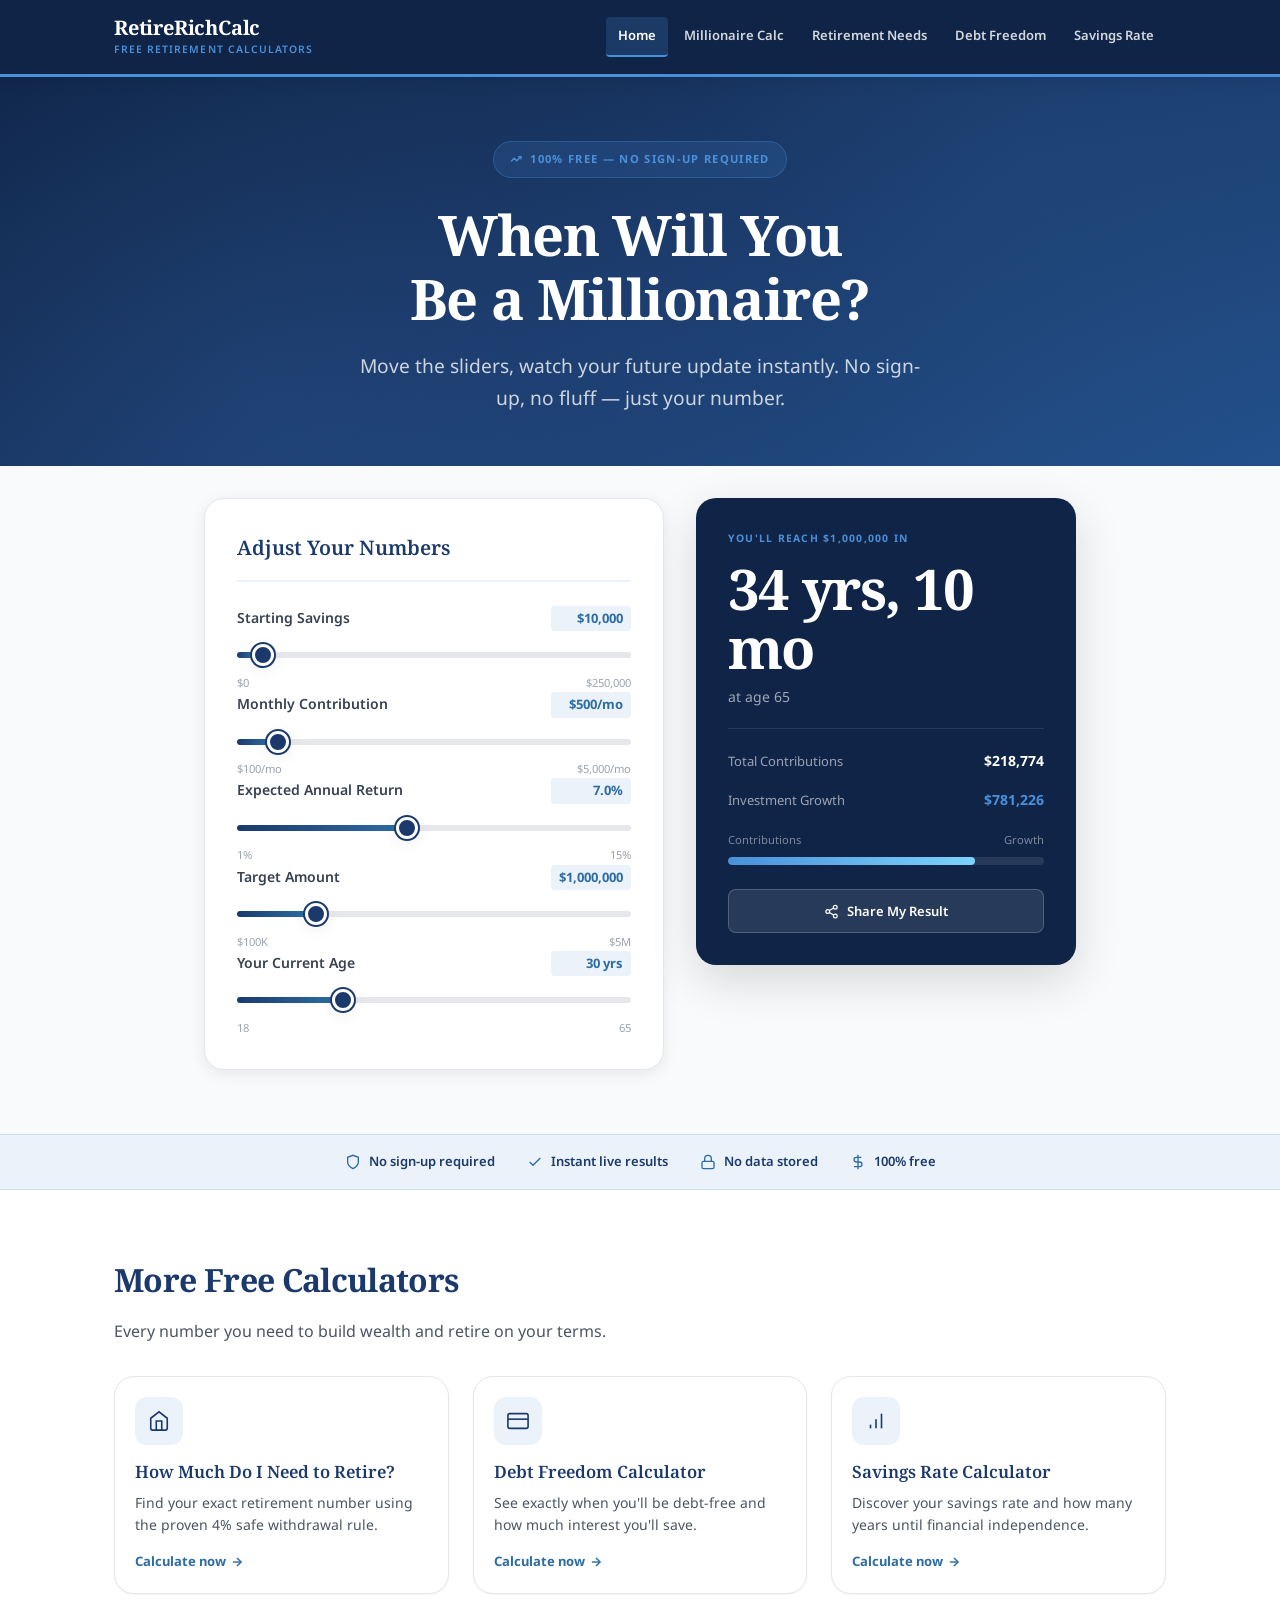
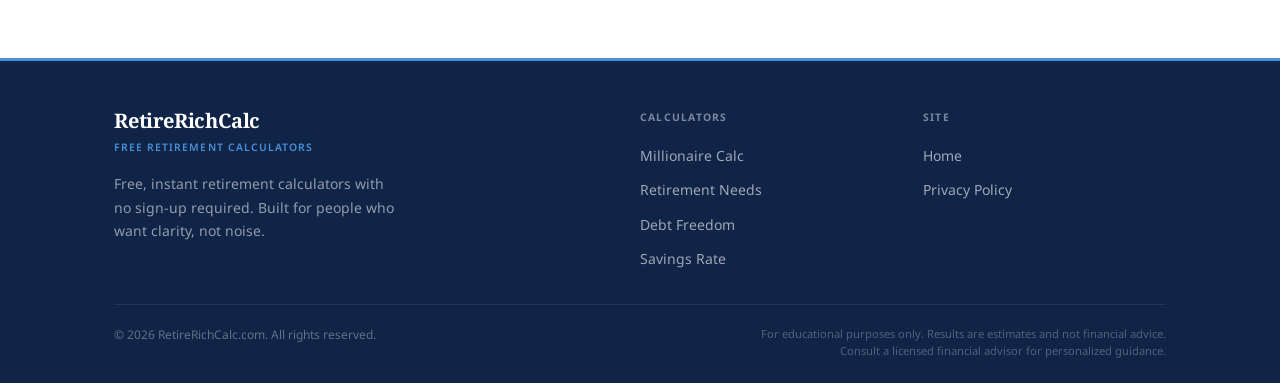
<file: index.html>
<!DOCTYPE html>
<html lang="en">
<head>
  <meta charset="UTF-8">
  <meta name="viewport" content="width=device-width, initial-scale=1.0">
  <title>RetireRichCalc — Free Retirement Calculators</title>
  <meta name="description" content="Free retirement calculators. Find out when you'll be a millionaire, how much you need to retire, when you'll be debt-free, and your savings rate. Instant live results.">
  <meta name="theme-color" content="#0F2447">

  <!-- Canonical & hreflang -->
  <link rel="canonical" href="https://retirerichcalc.com/">
  <link rel="alternate" hreflang="en" href="https://retirerichcalc.com/">
  <link rel="alternate" hreflang="x-default" href="https://retirerichcalc.com/">

  <!-- Open Graph -->
  <meta property="og:type"        content="website">
  <meta property="og:title"       content="RetireRichCalc — Free Retirement Calculators">
  <meta property="og:description" content="When will you be a millionaire? Find out instantly with free, beautiful retirement calculators.">
  <meta property="og:url"         content="https://retirerichcalc.com/">
  <meta property="og:site_name"   content="RetireRichCalc">

  <!-- Twitter Card -->
  <meta name="twitter:card"        content="summary_large_image">
  <meta name="twitter:title"       content="RetireRichCalc — Free Retirement Calculators">
  <meta name="twitter:description" content="When will you be a millionaire? Find out instantly.">

  <!-- Google Search Console verification -->
  <meta name="google-site-verification" content="1dQctHI5dudwxqA-X1Cp97OZT-M6LGn-9LSdg_e1u8I">

  <!-- Fonts -->
  <link rel="preconnect" href="https://fonts.googleapis.com">
  <link rel="preconnect" href="https://fonts.gstatic.com" crossorigin>
  <link href="https://fonts.googleapis.com/css2?family=Noto+Serif:wght@400;600;700&family=Noto+Sans:wght@400;500;600;700&display=swap" rel="stylesheet">

  <!-- Styles -->
  <link rel="stylesheet" href="/assets/css/main.css">

  <!-- Favicon -->
  <link rel="icon" type="image/svg+xml" href="data:image/svg+xml,%3Csvg xmlns='http://www.w3.org/2000/svg' viewBox='0 0 32 32'%3E%3Crect width='32' height='32' rx='6' fill='%230F2447'/%3E%3Ctext x='16' y='23' font-family='serif' font-size='20' font-weight='bold' fill='white' text-anchor='middle'%3E%24%3C/text%3E%3C/svg%3E">
  <script async src="https://pagead2.googlesyndication.com/pagead/js/adsbygoogle.js?client=ca-pub-4785900830813173"
     crossorigin="anonymous"></script>

  <!-- AdSense -->
  <script async src="https://pagead2.googlesyndication.com/pagead/js/adsbygoogle.js?client=ca-pub-4785900830813173" crossorigin="anonymous"></script>

  <!-- Schema.org JSON-LD -->
  <script type="application/ld+json">
  {
    "@context": "https://schema.org",
    "@type": "WebApplication",
    "name": "RetireRichCalc",
    "url": "https://retirerichcalc.com/",
    "description": "Free retirement calculators: millionaire timeline, retirement needs, debt freedom, and savings rate.",
    "applicationCategory": "FinanceApplication",
    "operatingSystem": "Any",
    "offers": {
      "@type": "Offer",
      "price": "0",
      "priceCurrency": "USD"
    },
    "creator": {
      "@type": "Organization",
      "name": "RetireRichCalc"
    }
  }
  </script>
</head>
<body>

<a href="#main" class="skip-link">Skip to calculator</a>

<!-- ═══ HEADER ═══ -->
<header class="site-header" role="banner">
  <div class="header-inner">
    <a href="/" class="site-logo" aria-label="RetireRichCalc — Home">
      <span class="logo-text">RetireRichCalc</span>
      <span class="logo-sub">Free Retirement Calculators</span>
    </a>
    <button class="nav-toggle" aria-label="Open navigation" aria-expanded="false">
      <span></span><span></span><span></span>
    </button>
    <nav class="site-nav" role="navigation" aria-label="Main navigation">
      <a href="/"                  class="nav-link active">Home</a>
      <a href="/millionaire/"      class="nav-link">Millionaire Calc</a>
      <a href="/retirement-needs/" class="nav-link">Retirement Needs</a>
      <a href="/debt-freedom/"     class="nav-link">Debt Freedom</a>
      <a href="/savings-rate/"     class="nav-link">Savings Rate</a>
    </nav>
  </div>
</header>

<!-- ═══ MAIN ═══ -->
<main id="main">

  <!-- HERO -->
  <section class="hero" aria-label="Hero">
    <div class="hero-inner">
      <div class="hero-badge">
        <svg width="12" height="12" viewBox="0 0 24 24" fill="none" stroke="currentColor" stroke-width="2.5" aria-hidden="true"><polyline points="22 7 13.5 15.5 8.5 10.5 2 17"/><polyline points="16 7 22 7 22 13"/></svg>
        100% Free — No Sign-Up Required
      </div>
      <h1 class="hero-title">When Will You<br>Be a Millionaire?</h1>
      <p class="hero-subtitle">Move the sliders, watch your future update instantly. No sign-up, no fluff — just your number.</p>
    </div>
  </section>

  <!-- MILLIONAIRE CALCULATOR -->
  <section class="calc-section" id="calculator" aria-label="Millionaire Calculator">
    <div class="calc-wrap">


      <div class="calc-grid">

        <!-- INPUTS -->
        <div class="calc-inputs" role="form" aria-label="Calculator inputs">
          <h2 class="calc-inputs-heading">Adjust Your Numbers</h2>

          <!-- Starting Savings -->
          <div class="input-group">
            <div class="input-row">
              <label class="input-label-text" for="startSavings">Starting Savings</label>
              <span class="input-value-display" id="dStartSavings">$10,000</span>
            </div>
            <div class="slider-wrap">
              <input type="range" id="startSavings" min="0" max="250000" step="1000" value="10000"
                     aria-label="Starting savings amount">
            </div>
            <div class="slider-minmax">
              <span class="slider-min">$0</span>
              <span class="slider-max">$250,000</span>
            </div>
          </div>

          <!-- Monthly Contribution -->
          <div class="input-group">
            <div class="input-row">
              <label class="input-label-text" for="monthlyContrib">Monthly Contribution</label>
              <span class="input-value-display" id="dMonthlyContrib">$500/mo</span>
            </div>
            <div class="slider-wrap">
              <input type="range" id="monthlyContrib" min="100" max="5000" step="50" value="500"
                     aria-label="Monthly contribution amount">
            </div>
            <div class="slider-minmax">
              <span class="slider-min">$100/mo</span>
              <span class="slider-max">$5,000/mo</span>
            </div>
          </div>

          <!-- Annual Return -->
          <div class="input-group">
            <div class="input-row">
              <label class="input-label-text" for="annualReturn">Expected Annual Return</label>
              <span class="input-value-display" id="dAnnualReturn">7.0%</span>
            </div>
            <div class="slider-wrap">
              <input type="range" id="annualReturn" min="1" max="15" step="0.5" value="7"
                     aria-label="Expected annual return rate">
            </div>
            <div class="slider-minmax">
              <span class="slider-min">1%</span>
              <span class="slider-max">15%</span>
            </div>
          </div>

          <!-- Target Amount -->
          <div class="input-group">
            <div class="input-row">
              <label class="input-label-text" for="targetAmount">Target Amount</label>
              <span class="input-value-display" id="dTargetAmount">$1,000,000</span>
            </div>
            <div class="slider-wrap">
              <input type="range" id="targetAmount" min="100000" max="5000000" step="50000" value="1000000"
                     aria-label="Target savings amount">
            </div>
            <div class="slider-minmax">
              <span class="slider-min">$100K</span>
              <span class="slider-max">$5M</span>
            </div>
          </div>

          <!-- Current Age -->
          <div class="input-group">
            <div class="input-row">
              <label class="input-label-text" for="currentAge">Your Current Age</label>
              <span class="input-value-display" id="dCurrentAge">30 yrs</span>
            </div>
            <div class="slider-wrap">
              <input type="range" id="currentAge" min="18" max="65" step="1" value="30"
                     aria-label="Your current age">
            </div>
            <div class="slider-minmax">
              <span class="slider-min">18</span>
              <span class="slider-max">65</span>
            </div>
          </div>
        </div>

        <!-- RESULTS -->
        <div class="calc-results" aria-live="polite" aria-label="Calculator results">
          <div class="result-eyebrow" id="rEyebrow">You'll reach $1,000,000 in</div>
          <div class="result-primary">
            <div class="result-number" id="rYears">—</div>
            <div class="result-sub"    id="rAge">at age —</div>
          </div>

          <div class="result-divider"></div>

          <div class="result-stats">
            <div class="stat-row">
              <span class="stat-label">Total Contributions</span>
              <span class="stat-value" id="rContribs">—</span>
            </div>
            <div class="stat-row">
              <span class="stat-label">Investment Growth</span>
              <span class="stat-value accent" id="rGrowth">—</span>
            </div>
          </div>

          <div class="result-bar-section">
            <div class="result-bar-labels">
              <span>Contributions</span>
              <span>Growth</span>
            </div>
            <div class="result-bar-track" role="presentation">
              <div class="result-bar-fill" id="rBar" style="width:50%"></div>
            </div>
          </div>

          <button class="btn-share" onclick="shareMillionaire()" aria-label="Share your result">
            <svg width="15" height="15" viewBox="0 0 24 24" fill="none" stroke="currentColor" stroke-width="2" aria-hidden="true">
              <circle cx="18" cy="5" r="3"/><circle cx="6" cy="12" r="3"/><circle cx="18" cy="19" r="3"/>
              <line x1="8.59" y1="13.51" x2="15.42" y2="17.49"/>
              <line x1="15.41" y1="6.51" x2="8.59" y2="10.49"/>
            </svg>
            Share My Result
          </button>
        </div>

      </div>
    </div>
  </section>

  <!-- TRUST BAR -->
  <div class="trust-bar" role="complementary" aria-label="Site features">
    <div class="trust-bar-inner">
      <div class="trust-item">
        <svg viewBox="0 0 24 24" fill="none" stroke="currentColor" stroke-width="2" aria-hidden="true"><path d="M12 22s8-4 8-10V5l-8-3-8 3v7c0 6 8 10 8 10z"/></svg>
        No sign-up required
      </div>
      <div class="trust-item">
        <svg viewBox="0 0 24 24" fill="none" stroke="currentColor" stroke-width="2" aria-hidden="true"><polyline points="20 6 9 17 4 12"/></svg>
        Instant live results
      </div>
      <div class="trust-item">
        <svg viewBox="0 0 24 24" fill="none" stroke="currentColor" stroke-width="2" aria-hidden="true"><rect x="3" y="11" width="18" height="11" rx="2" ry="2"/><path d="M7 11V7a5 5 0 0 1 10 0v4"/></svg>
        No data stored
      </div>
      <div class="trust-item">
        <svg viewBox="0 0 24 24" fill="none" stroke="currentColor" stroke-width="2" aria-hidden="true"><line x1="12" y1="1" x2="12" y2="23"/><path d="M17 5H9.5a3.5 3.5 0 0 0 0 7h5a3.5 3.5 0 0 1 0 7H6"/></svg>
        100% free
      </div>
    </div>
  </div>

  <!-- MORE CALCULATORS -->
  <section class="more-calcs" aria-label="More calculators">
    <div class="container">
      <h2 class="section-heading">More Free Calculators</h2>
      <p class="section-sub">Every number you need to build wealth and retire on your terms.</p>

      <div class="calc-cards-grid">

        <a href="/retirement-needs/" class="calc-card-link">
          <div class="calc-card-icon" aria-hidden="true">
            <svg viewBox="0 0 24 24" fill="none" stroke="#1B3A6B" stroke-width="1.75">
              <path d="M3 9l9-7 9 7v11a2 2 0 0 1-2 2H5a2 2 0 0 1-2-2z"/><polyline points="9 22 9 12 15 12 15 22"/>
            </svg>
          </div>
          <div class="calc-card-title">How Much Do I Need to Retire?</div>
          <p class="calc-card-desc">Find your exact retirement number using the proven 4% safe withdrawal rule.</p>
          <span class="calc-card-arrow">
            Calculate now
            <svg width="14" height="14" viewBox="0 0 24 24" fill="none" stroke="currentColor" stroke-width="2.5" aria-hidden="true"><line x1="5" y1="12" x2="19" y2="12"/><polyline points="12 5 19 12 12 19"/></svg>
          </span>
        </a>

        <a href="/debt-freedom/" class="calc-card-link">
          <div class="calc-card-icon" aria-hidden="true">
            <svg viewBox="0 0 24 24" fill="none" stroke="#1B3A6B" stroke-width="1.75">
              <rect x="1" y="4" width="22" height="16" rx="2" ry="2"/><line x1="1" y1="10" x2="23" y2="10"/>
            </svg>
          </div>
          <div class="calc-card-title">Debt Freedom Calculator</div>
          <p class="calc-card-desc">See exactly when you'll be debt-free and how much interest you'll save.</p>
          <span class="calc-card-arrow">
            Calculate now
            <svg width="14" height="14" viewBox="0 0 24 24" fill="none" stroke="currentColor" stroke-width="2.5" aria-hidden="true"><line x1="5" y1="12" x2="19" y2="12"/><polyline points="12 5 19 12 12 19"/></svg>
          </span>
        </a>

        <a href="/savings-rate/" class="calc-card-link">
          <div class="calc-card-icon" aria-hidden="true">
            <svg viewBox="0 0 24 24" fill="none" stroke="#1B3A6B" stroke-width="1.75">
              <line x1="12" y1="20" x2="12" y2="10"/><line x1="18" y1="20" x2="18" y2="4"/><line x1="6" y1="20" x2="6" y2="16"/>
            </svg>
          </div>
          <div class="calc-card-title">Savings Rate Calculator</div>
          <p class="calc-card-desc">Discover your savings rate and how many years until financial independence.</p>
          <span class="calc-card-arrow">
            Calculate now
            <svg width="14" height="14" viewBox="0 0 24 24" fill="none" stroke="currentColor" stroke-width="2.5" aria-hidden="true"><line x1="5" y1="12" x2="19" y2="12"/><polyline points="12 5 19 12 12 19"/></svg>
          </span>
        </a>

      </div>
    </div>
  </section>

</main>

<!-- ═══ FOOTER ═══ -->
<footer class="site-footer" role="contentinfo">
  <div class="footer-inner">
    <div class="footer-grid">
      <div>
        <div class="footer-logo">
          <span class="logo-text">RetireRichCalc</span>
          <span class="logo-sub" style="display:block;margin-top:4px;">Free Retirement Calculators</span>
        </div>
        <p class="footer-desc">Free, instant retirement calculators with no sign-up required. Built for people who want clarity, not noise.</p>
      </div>
      <div>
        <div class="footer-col-title">Calculators</div>
        <ul class="footer-links">
          <li><a href="/millionaire/">Millionaire Calc</a></li>
          <li><a href="/retirement-needs/">Retirement Needs</a></li>
          <li><a href="/debt-freedom/">Debt Freedom</a></li>
          <li><a href="/savings-rate/">Savings Rate</a></li>
        </ul>
      </div>
      <div>
        <div class="footer-col-title">Site</div>
        <ul class="footer-links">
          <li><a href="/">Home</a></li>
          <li><a href="/privacy-policy/">Privacy Policy</a></li>
        </ul>
      </div>
    </div>
    <div class="footer-bottom">
      <div class="footer-copyright">&copy; 2026 RetireRichCalc.com. All rights reserved.</div>
      <p class="footer-disclaimer">For educational purposes only. Results are estimates and not financial advice. Consult a licensed financial advisor for personalized guidance.</p>
    </div>
  </div>
</footer>

<div id="rrc-toast" class="toast" role="status" aria-live="polite"></div>

<script src="/assets/js/shared.js"></script>
<script src="/assets/js/millionaire.js"></script>
</body>
</html>
</file>
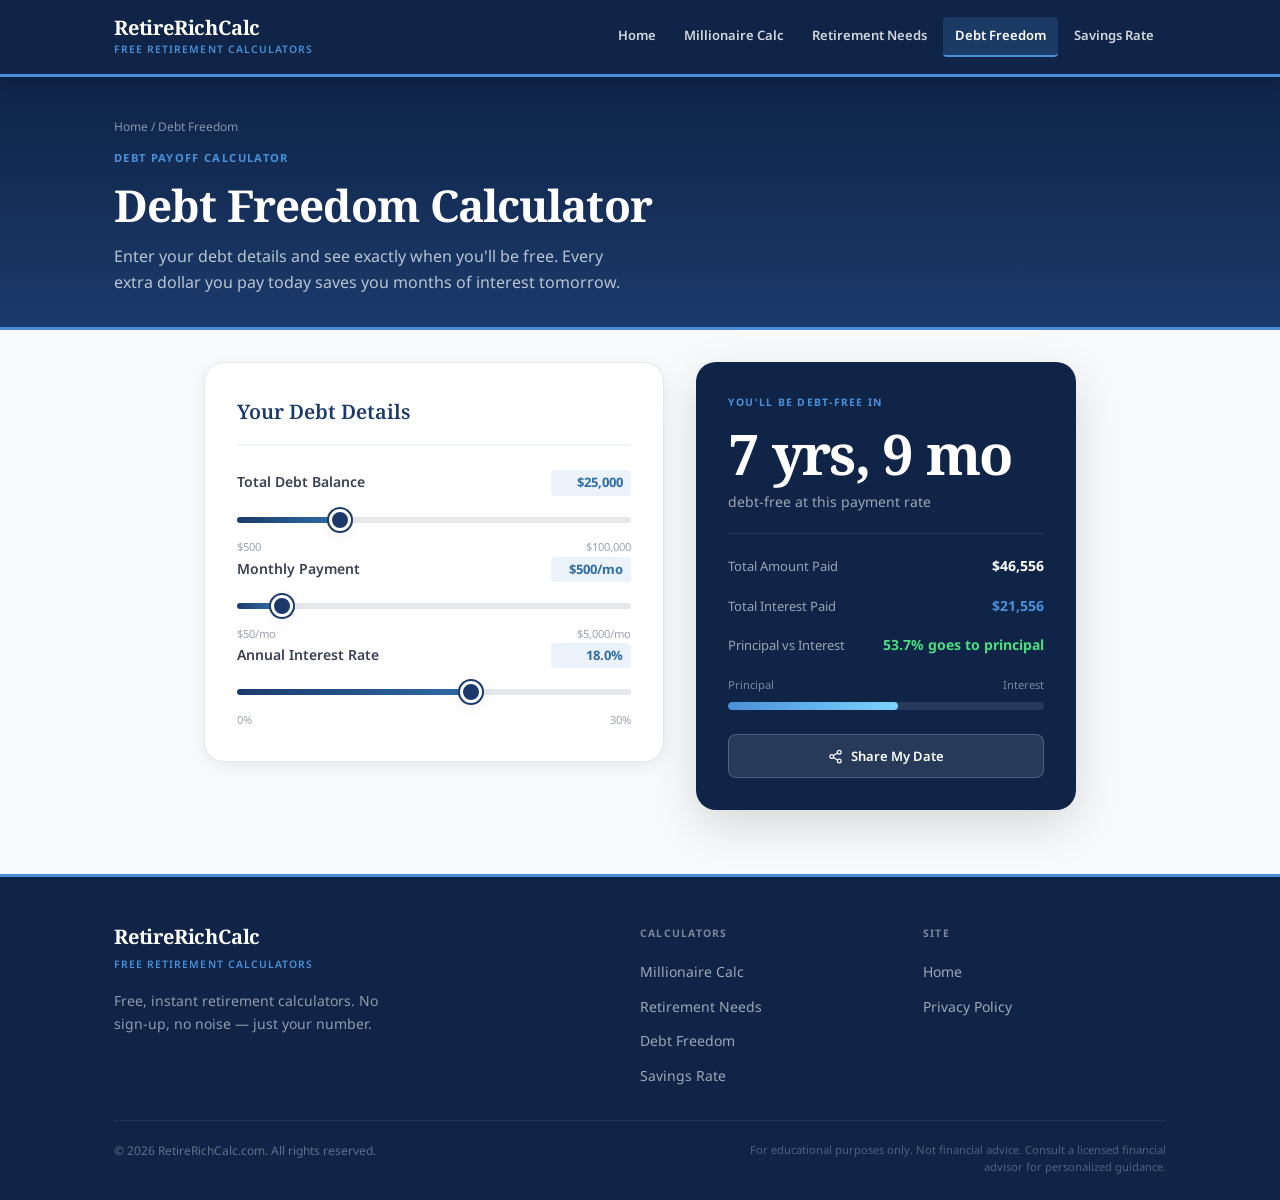
<file: debt-freedom/index.html>
<!DOCTYPE html>
<html lang="en">
<head>
  <meta charset="UTF-8">
  <meta name="viewport" content="width=device-width, initial-scale=1.0">
  <title>Debt Freedom Calculator | RetireRichCalc</title>
  <meta name="description" content="Find out exactly when you'll be debt-free and how much interest you'll save. Free debt payoff calculator with live results.">
  <meta name="theme-color" content="#0F2447">
  <link rel="canonical" href="https://retirerichcalc.com/debt-freedom/">
  <link rel="alternate" hreflang="en" href="https://retirerichcalc.com/debt-freedom/">
  <link rel="alternate" hreflang="x-default" href="https://retirerichcalc.com/debt-freedom/">
  <meta property="og:type"        content="website">
  <meta property="og:title"       content="Debt Freedom Calculator | RetireRichCalc">
  <meta property="og:description" content="See exactly when you'll be debt-free and how much interest you'll save.">
  <meta property="og:url"         content="https://retirerichcalc.com/debt-freedom/">
  <link rel="preconnect" href="https://fonts.googleapis.com">
  <link rel="preconnect" href="https://fonts.gstatic.com" crossorigin>
  <link href="https://fonts.googleapis.com/css2?family=Noto+Serif:wght@400;600;700&family=Noto+Sans:wght@400;500;600;700&display=swap" rel="stylesheet">
  <link rel="stylesheet" href="/assets/css/main.css">
  <link rel="icon" type="image/svg+xml" href="data:image/svg+xml,%3Csvg xmlns='http://www.w3.org/2000/svg' viewBox='0 0 32 32'%3E%3Crect width='32' height='32' rx='6' fill='%230F2447'/%3E%3Ctext x='16' y='23' font-family='serif' font-size='20' font-weight='bold' fill='white' text-anchor='middle'%3E%24%3C/text%3E%3C/svg%3E">
  <script async src="https://pagead2.googlesyndication.com/pagead/js/adsbygoogle.js?client=ca-pub-4785900830813173"
     crossorigin="anonymous"></script>
  <script async src="https://pagead2.googlesyndication.com/pagead/js/adsbygoogle.js?client=ca-pub-4785900830813173" crossorigin="anonymous"></script>
  <script type="application/ld+json">
  {"@context":"https://schema.org","@type":"WebApplication","name":"Debt Freedom Calculator — RetireRichCalc","url":"https://retirerichcalc.com/debt-freedom/","description":"Calculate when you'll be debt-free and how much interest you'll pay.","applicationCategory":"FinanceApplication","operatingSystem":"Any","offers":{"@type":"Offer","price":"0","priceCurrency":"USD"}}
  </script>
</head>
<body>

<a href="#main" class="skip-link">Skip to calculator</a>

<header class="site-header" role="banner">
  <div class="header-inner">
    <a href="/" class="site-logo" aria-label="RetireRichCalc — Home">
      <span class="logo-text">RetireRichCalc</span>
      <span class="logo-sub">Free Retirement Calculators</span>
    </a>
    <button class="nav-toggle" aria-label="Open navigation" aria-expanded="false">
      <span></span><span></span><span></span>
    </button>
    <nav class="site-nav" role="navigation" aria-label="Main navigation">
      <a href="/"                  class="nav-link">Home</a>
      <a href="/millionaire/"      class="nav-link">Millionaire Calc</a>
      <a href="/retirement-needs/" class="nav-link">Retirement Needs</a>
      <a href="/debt-freedom/"     class="nav-link active">Debt Freedom</a>
      <a href="/savings-rate/"     class="nav-link">Savings Rate</a>
    </nav>
  </div>
</header>

<main id="main">

  <div class="page-header">
    <div class="page-header-inner">
      <div class="page-breadcrumb"><a href="/">Home</a> / Debt Freedom</div>
      <div class="page-eyebrow">Debt Payoff Calculator</div>
      <h1 class="page-title">Debt Freedom Calculator</h1>
      <p class="page-desc">Enter your debt details and see exactly when you'll be free. Every extra dollar you pay today saves you months of interest tomorrow.</p>
    </div>
  </div>

  <section class="calc-section" aria-label="Debt Freedom Calculator">
    <div class="calc-wrap">
      <div class="calc-grid">

        <div class="calc-inputs" role="form" aria-label="Calculator inputs">
          <h2 class="calc-inputs-heading">Your Debt Details</h2>

          <div class="input-group">
            <div class="input-row">
              <label class="input-label-text" for="totalDebt">Total Debt Balance</label>
              <span class="input-value-display" id="dTotalDebt">$25,000</span>
            </div>
            <div class="slider-wrap">
              <input type="range" id="totalDebt" min="500" max="100000" step="500" value="25000" aria-label="Total debt balance">
            </div>
            <div class="slider-minmax"><span class="slider-min">$500</span><span class="slider-max">$100,000</span></div>
          </div>

          <div class="input-group">
            <div class="input-row">
              <label class="input-label-text" for="monthlyPayment">Monthly Payment</label>
              <span class="input-value-display" id="dMonthlyPayment">$500/mo</span>
            </div>
            <div class="slider-wrap">
              <input type="range" id="monthlyPayment" min="50" max="5000" step="50" value="500" aria-label="Monthly payment">
            </div>
            <div class="slider-minmax"><span class="slider-min">$50/mo</span><span class="slider-max">$5,000/mo</span></div>
          </div>

          <div class="input-group">
            <div class="input-row">
              <label class="input-label-text" for="annualRate">Annual Interest Rate</label>
              <span class="input-value-display" id="dAnnualRate">18.0%</span>
            </div>
            <div class="slider-wrap">
              <input type="range" id="annualRate" min="0" max="30" step="0.5" value="18" aria-label="Annual interest rate">
            </div>
            <div class="slider-minmax"><span class="slider-min">0%</span><span class="slider-max">30%</span></div>
          </div>

        </div>

        <div class="calc-results" aria-live="polite" aria-label="Results">
          <div class="result-eyebrow">You'll be debt-free in</div>
          <div class="result-primary">
            <div class="result-number" id="rMonths">—</div>
            <div class="result-sub"    id="rSub">at this payment rate</div>
          </div>
          <div class="result-divider"></div>
          <div class="result-stats">
            <div class="stat-row">
              <span class="stat-label">Total Amount Paid</span>
              <span class="stat-value" id="rTotalPaid">—</span>
            </div>
            <div class="stat-row">
              <span class="stat-label">Total Interest Paid</span>
              <span class="stat-value accent" id="rInterest">—</span>
            </div>
            <div class="stat-row">
              <span class="stat-label">Principal vs Interest</span>
              <span class="stat-value green" id="rSavings">—</span>
            </div>
          </div>
          <div class="result-bar-section">
            <div class="result-bar-labels"><span>Principal</span><span>Interest</span></div>
            <div class="result-bar-track"><div class="result-bar-fill" id="rBar" style="width:50%"></div></div>
          </div>
          <button class="btn-share" onclick="shareDebt()" aria-label="Share your result">
            <svg width="15" height="15" viewBox="0 0 24 24" fill="none" stroke="currentColor" stroke-width="2" aria-hidden="true">
              <circle cx="18" cy="5" r="3"/><circle cx="6" cy="12" r="3"/><circle cx="18" cy="19" r="3"/>
              <line x1="8.59" y1="13.51" x2="15.42" y2="17.49"/><line x1="15.41" y1="6.51" x2="8.59" y2="10.49"/>
            </svg>
            Share My Date
          </button>
        </div>

      </div>
    </div>
  </section>

</main>

<footer class="site-footer" role="contentinfo">
  <div class="footer-inner">
    <div class="footer-grid">
      <div>
        <div class="footer-logo">
          <span class="logo-text">RetireRichCalc</span>
          <span class="logo-sub" style="display:block;margin-top:4px;">Free Retirement Calculators</span>
        </div>
        <p class="footer-desc">Free, instant retirement calculators. No sign-up, no noise — just your number.</p>
      </div>
      <div>
        <div class="footer-col-title">Calculators</div>
        <ul class="footer-links">
          <li><a href="/millionaire/">Millionaire Calc</a></li>
          <li><a href="/retirement-needs/">Retirement Needs</a></li>
          <li><a href="/debt-freedom/">Debt Freedom</a></li>
          <li><a href="/savings-rate/">Savings Rate</a></li>
        </ul>
      </div>
      <div>
        <div class="footer-col-title">Site</div>
        <ul class="footer-links">
          <li><a href="/">Home</a></li>
          <li><a href="/privacy-policy/">Privacy Policy</a></li>
        </ul>
      </div>
    </div>
    <div class="footer-bottom">
      <div class="footer-copyright">&copy; 2026 RetireRichCalc.com. All rights reserved.</div>
      <p class="footer-disclaimer">For educational purposes only. Not financial advice. Consult a licensed financial advisor for personalized guidance.</p>
    </div>
  </div>
</footer>

<div id="rrc-toast" class="toast" role="status" aria-live="polite"></div>
<script src="/assets/js/shared.js"></script>
<script src="/assets/js/debt.js"></script>
</body>
</html>
</file>
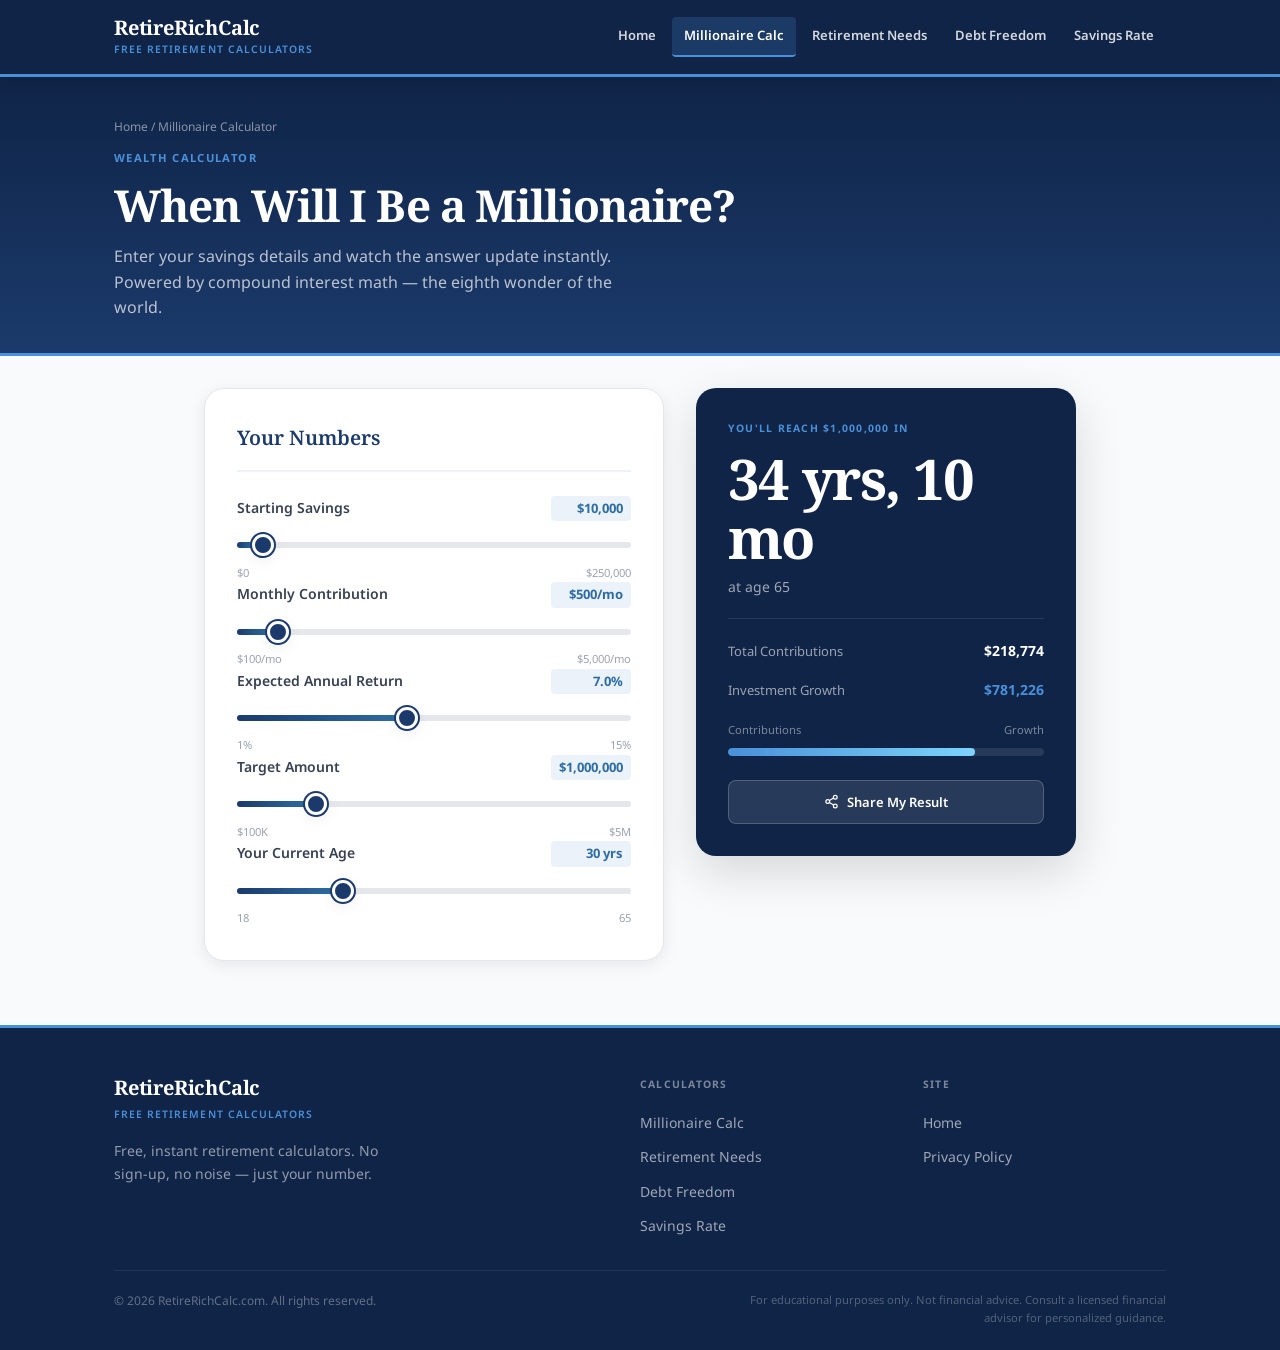
<file: millionaire/index.html>
<!DOCTYPE html>
<html lang="en">
<head>
  <meta charset="UTF-8">
  <meta name="viewport" content="width=device-width, initial-scale=1.0">
  <title>When Will I Be a Millionaire? | RetireRichCalc</title>
  <meta name="description" content="Find out exactly when you'll reach your wealth goal. Free millionaire calculator with live results — no sign-up needed.">
  <meta name="theme-color" content="#0F2447">
  <link rel="canonical" href="https://retirerichcalc.com/millionaire/">
  <link rel="alternate" hreflang="en" href="https://retirerichcalc.com/millionaire/">
  <link rel="alternate" hreflang="x-default" href="https://retirerichcalc.com/millionaire/">
  <meta property="og:type"        content="website">
  <meta property="og:title"       content="When Will I Be a Millionaire? | RetireRichCalc">
  <meta property="og:description" content="Move the sliders, see exactly when you'll reach $1M. Free and instant.">
  <meta property="og:url"         content="https://retirerichcalc.com/millionaire/">
  <link rel="preconnect" href="https://fonts.googleapis.com">
  <link rel="preconnect" href="https://fonts.gstatic.com" crossorigin>
  <link href="https://fonts.googleapis.com/css2?family=Noto+Serif:wght@400;600;700&family=Noto+Sans:wght@400;500;600;700&display=swap" rel="stylesheet">
  <link rel="stylesheet" href="/assets/css/main.css">
  <link rel="icon" type="image/svg+xml" href="data:image/svg+xml,%3Csvg xmlns='http://www.w3.org/2000/svg' viewBox='0 0 32 32'%3E%3Crect width='32' height='32' rx='6' fill='%230F2447'/%3E%3Ctext x='16' y='23' font-family='serif' font-size='20' font-weight='bold' fill='white' text-anchor='middle'%3E%24%3C/text%3E%3C/svg%3E">
  <script async src="https://pagead2.googlesyndication.com/pagead/js/adsbygoogle.js?client=ca-pub-4785900830813173"
     crossorigin="anonymous"></script>
  <script async src="https://pagead2.googlesyndication.com/pagead/js/adsbygoogle.js?client=ca-pub-4785900830813173" crossorigin="anonymous"></script>
  <script type="application/ld+json">
  {"@context":"https://schema.org","@type":"WebApplication","name":"Millionaire Calculator — RetireRichCalc","url":"https://retirerichcalc.com/millionaire/","description":"Calculate when you'll reach your wealth target with real compound interest math.","applicationCategory":"FinanceApplication","operatingSystem":"Any","offers":{"@type":"Offer","price":"0","priceCurrency":"USD"}}
  </script>
</head>
<body>

<a href="#main" class="skip-link">Skip to calculator</a>

<header class="site-header" role="banner">
  <div class="header-inner">
    <a href="/" class="site-logo" aria-label="RetireRichCalc — Home">
      <span class="logo-text">RetireRichCalc</span>
      <span class="logo-sub">Free Retirement Calculators</span>
    </a>
    <button class="nav-toggle" aria-label="Open navigation" aria-expanded="false">
      <span></span><span></span><span></span>
    </button>
    <nav class="site-nav" role="navigation" aria-label="Main navigation">
      <a href="/"                  class="nav-link">Home</a>
      <a href="/millionaire/"      class="nav-link active">Millionaire Calc</a>
      <a href="/retirement-needs/" class="nav-link">Retirement Needs</a>
      <a href="/debt-freedom/"     class="nav-link">Debt Freedom</a>
      <a href="/savings-rate/"     class="nav-link">Savings Rate</a>
    </nav>
  </div>
</header>

<main id="main">

  <div class="page-header">
    <div class="page-header-inner">
      <div class="page-breadcrumb"><a href="/">Home</a> / Millionaire Calculator</div>
      <div class="page-eyebrow">Wealth Calculator</div>
      <h1 class="page-title">When Will I Be a Millionaire?</h1>
      <p class="page-desc">Enter your savings details and watch the answer update instantly. Powered by compound interest math — the eighth wonder of the world.</p>
    </div>
  </div>

  <section class="calc-section" aria-label="Millionaire Calculator">
    <div class="calc-wrap">
      <div class="calc-grid">

        <div class="calc-inputs" role="form" aria-label="Calculator inputs">
          <h2 class="calc-inputs-heading">Your Numbers</h2>

          <div class="input-group">
            <div class="input-row">
              <label class="input-label-text" for="startSavings">Starting Savings</label>
              <span class="input-value-display" id="dStartSavings">$10,000</span>
            </div>
            <div class="slider-wrap">
              <input type="range" id="startSavings" min="0" max="250000" step="1000" value="10000" aria-label="Starting savings">
            </div>
            <div class="slider-minmax"><span class="slider-min">$0</span><span class="slider-max">$250,000</span></div>
          </div>

          <div class="input-group">
            <div class="input-row">
              <label class="input-label-text" for="monthlyContrib">Monthly Contribution</label>
              <span class="input-value-display" id="dMonthlyContrib">$500/mo</span>
            </div>
            <div class="slider-wrap">
              <input type="range" id="monthlyContrib" min="100" max="5000" step="50" value="500" aria-label="Monthly contribution">
            </div>
            <div class="slider-minmax"><span class="slider-min">$100/mo</span><span class="slider-max">$5,000/mo</span></div>
          </div>

          <div class="input-group">
            <div class="input-row">
              <label class="input-label-text" for="annualReturn">Expected Annual Return</label>
              <span class="input-value-display" id="dAnnualReturn">7.0%</span>
            </div>
            <div class="slider-wrap">
              <input type="range" id="annualReturn" min="1" max="15" step="0.5" value="7" aria-label="Expected annual return">
            </div>
            <div class="slider-minmax"><span class="slider-min">1%</span><span class="slider-max">15%</span></div>
          </div>

          <div class="input-group">
            <div class="input-row">
              <label class="input-label-text" for="targetAmount">Target Amount</label>
              <span class="input-value-display" id="dTargetAmount">$1,000,000</span>
            </div>
            <div class="slider-wrap">
              <input type="range" id="targetAmount" min="100000" max="5000000" step="50000" value="1000000" aria-label="Target amount">
            </div>
            <div class="slider-minmax"><span class="slider-min">$100K</span><span class="slider-max">$5M</span></div>
          </div>

          <div class="input-group">
            <div class="input-row">
              <label class="input-label-text" for="currentAge">Your Current Age</label>
              <span class="input-value-display" id="dCurrentAge">30 yrs</span>
            </div>
            <div class="slider-wrap">
              <input type="range" id="currentAge" min="18" max="65" step="1" value="30" aria-label="Current age">
            </div>
            <div class="slider-minmax"><span class="slider-min">18</span><span class="slider-max">65</span></div>
          </div>
        </div>

        <div class="calc-results" aria-live="polite" aria-label="Results">
          <div class="result-eyebrow" id="rEyebrow">You'll reach $1,000,000 in</div>
          <div class="result-primary">
            <div class="result-number" id="rYears">—</div>
            <div class="result-sub"    id="rAge">at age —</div>
          </div>
          <div class="result-divider"></div>
          <div class="result-stats">
            <div class="stat-row">
              <span class="stat-label">Total Contributions</span>
              <span class="stat-value" id="rContribs">—</span>
            </div>
            <div class="stat-row">
              <span class="stat-label">Investment Growth</span>
              <span class="stat-value accent" id="rGrowth">—</span>
            </div>
          </div>
          <div class="result-bar-section">
            <div class="result-bar-labels"><span>Contributions</span><span>Growth</span></div>
            <div class="result-bar-track"><div class="result-bar-fill" id="rBar" style="width:50%"></div></div>
          </div>
          <button class="btn-share" onclick="shareMillionaire()" aria-label="Share your result">
            <svg width="15" height="15" viewBox="0 0 24 24" fill="none" stroke="currentColor" stroke-width="2" aria-hidden="true">
              <circle cx="18" cy="5" r="3"/><circle cx="6" cy="12" r="3"/><circle cx="18" cy="19" r="3"/>
              <line x1="8.59" y1="13.51" x2="15.42" y2="17.49"/><line x1="15.41" y1="6.51" x2="8.59" y2="10.49"/>
            </svg>
            Share My Result
          </button>
        </div>

      </div>
    </div>
  </section>

</main>

<footer class="site-footer" role="contentinfo">
  <div class="footer-inner">
    <div class="footer-grid">
      <div>
        <div class="footer-logo">
          <span class="logo-text">RetireRichCalc</span>
          <span class="logo-sub" style="display:block;margin-top:4px;">Free Retirement Calculators</span>
        </div>
        <p class="footer-desc">Free, instant retirement calculators. No sign-up, no noise — just your number.</p>
      </div>
      <div>
        <div class="footer-col-title">Calculators</div>
        <ul class="footer-links">
          <li><a href="/millionaire/">Millionaire Calc</a></li>
          <li><a href="/retirement-needs/">Retirement Needs</a></li>
          <li><a href="/debt-freedom/">Debt Freedom</a></li>
          <li><a href="/savings-rate/">Savings Rate</a></li>
        </ul>
      </div>
      <div>
        <div class="footer-col-title">Site</div>
        <ul class="footer-links">
          <li><a href="/">Home</a></li>
          <li><a href="/privacy-policy/">Privacy Policy</a></li>
        </ul>
      </div>
    </div>
    <div class="footer-bottom">
      <div class="footer-copyright">&copy; 2026 RetireRichCalc.com. All rights reserved.</div>
      <p class="footer-disclaimer">For educational purposes only. Not financial advice. Consult a licensed financial advisor for personalized guidance.</p>
    </div>
  </div>
</footer>

<div id="rrc-toast" class="toast" role="status" aria-live="polite"></div>
<script src="/assets/js/shared.js"></script>
<script src="/assets/js/millionaire.js"></script>
</body>
</html>
</file>
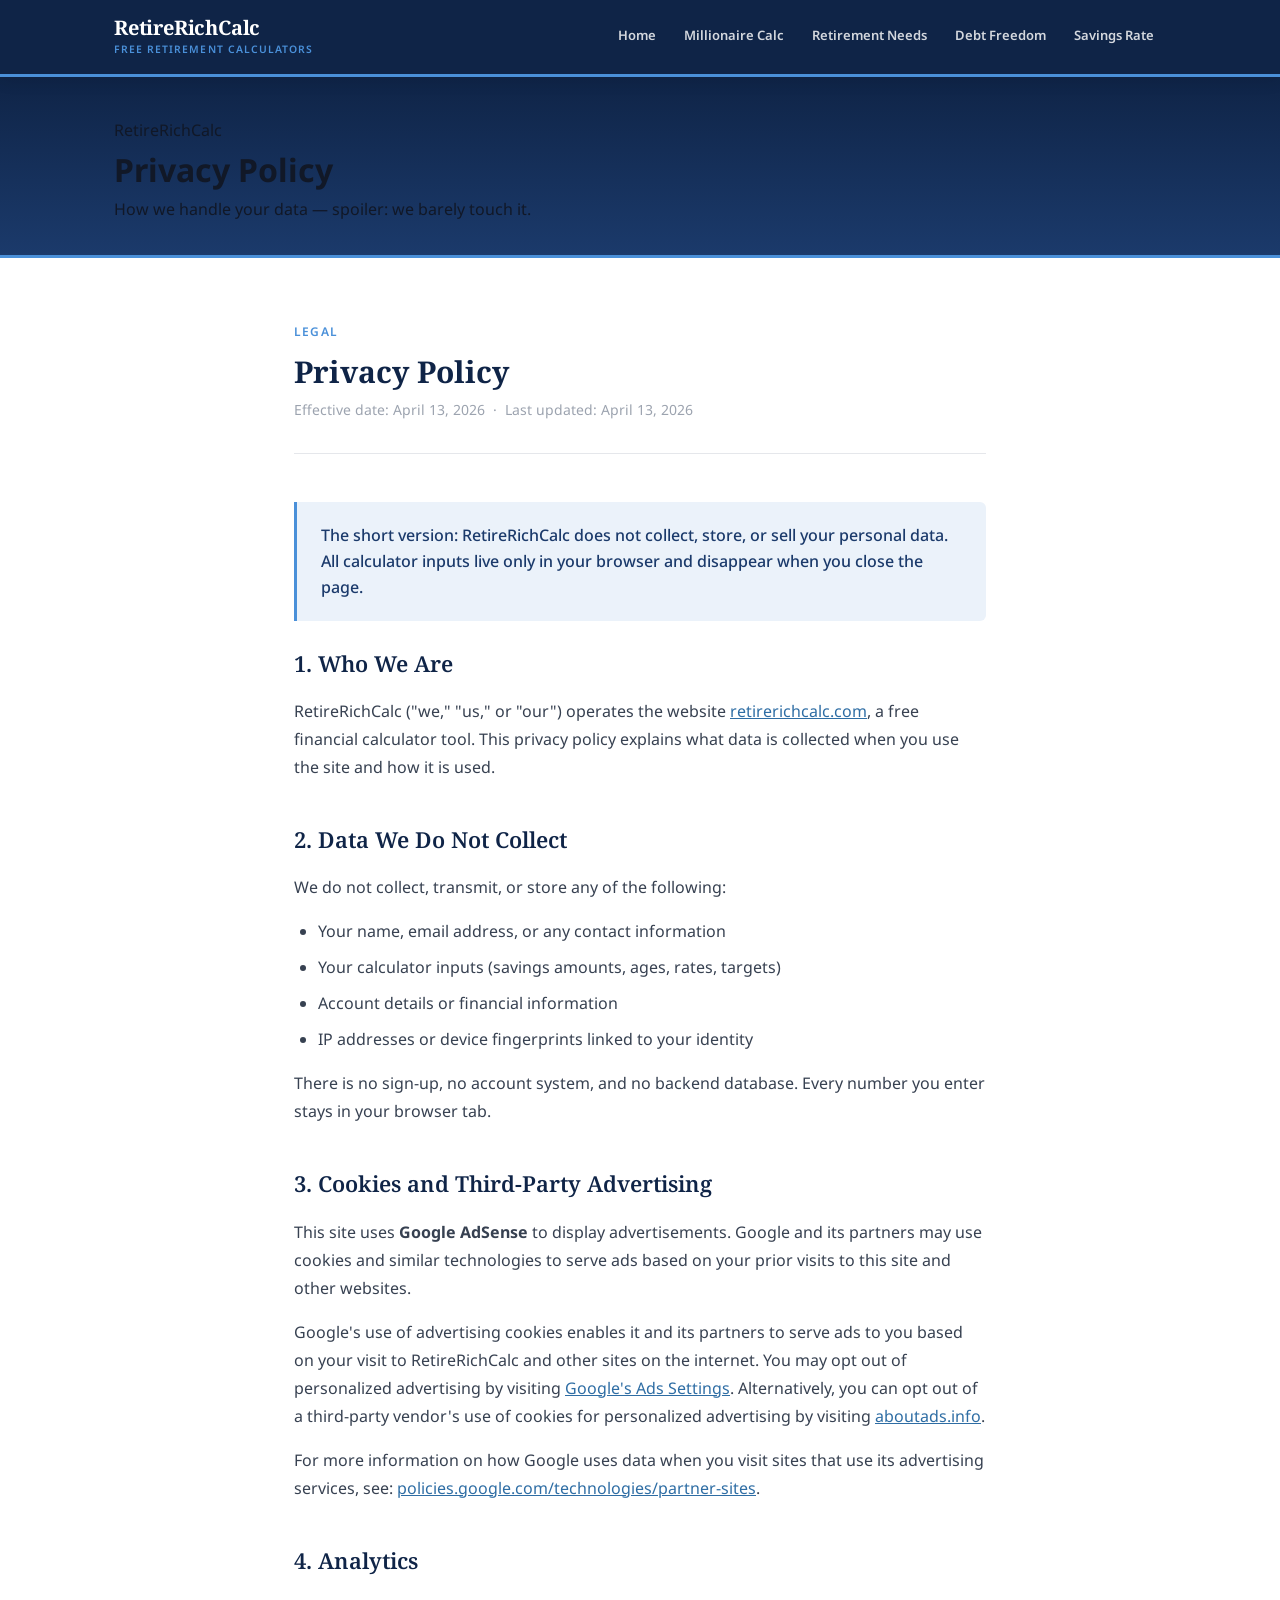
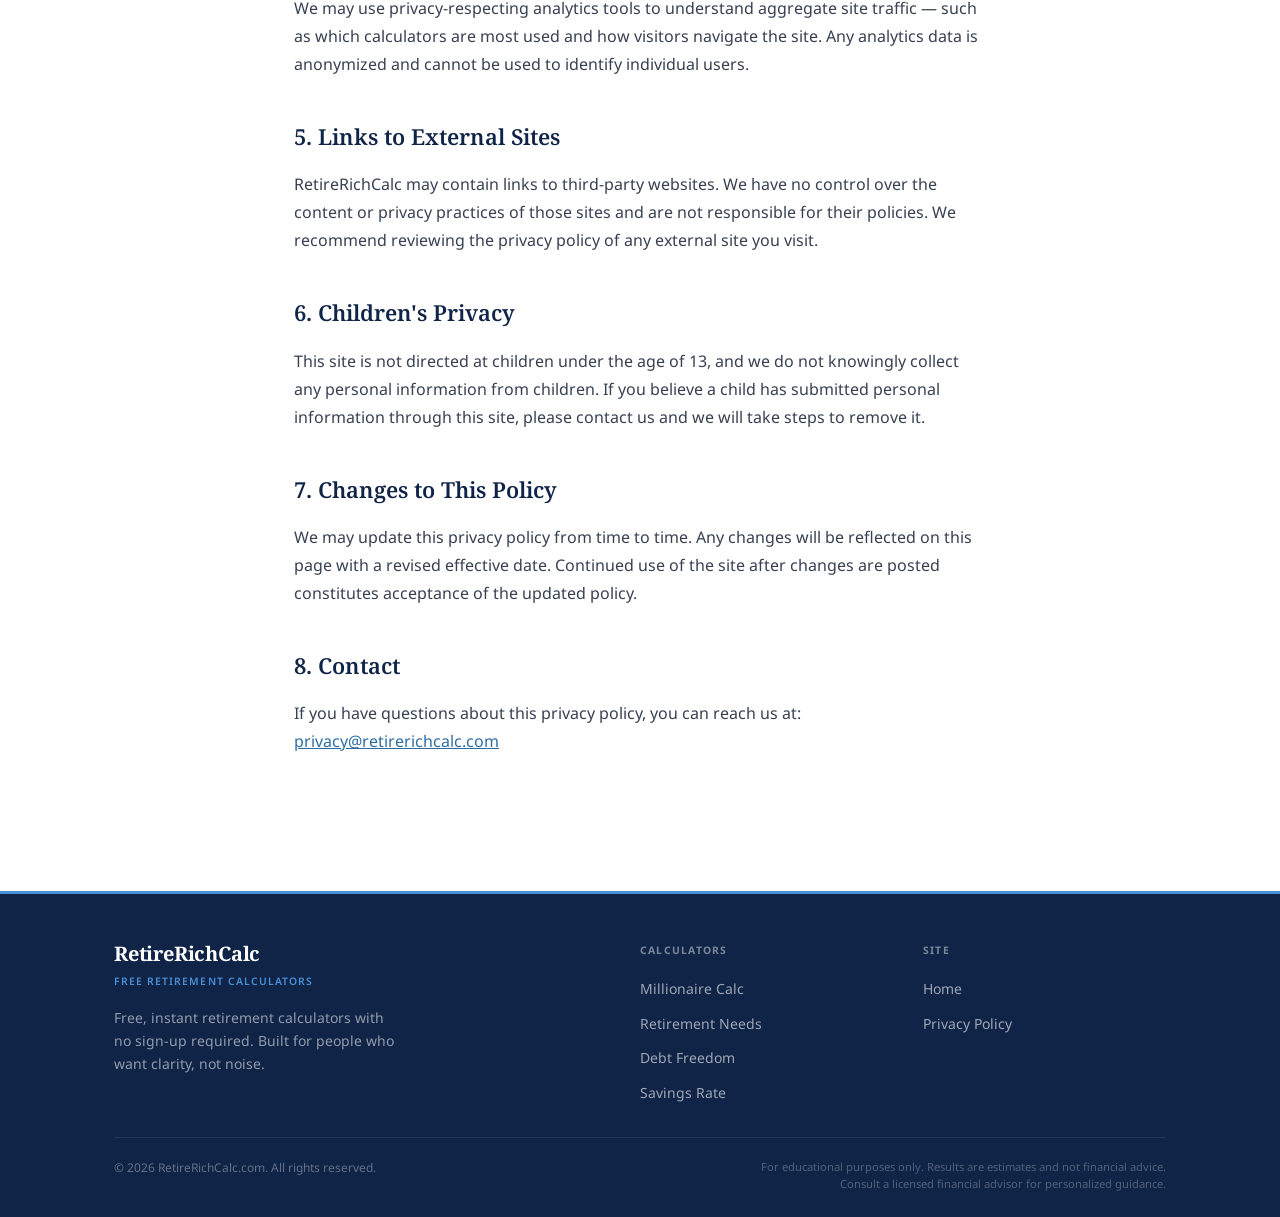
<file: privacy-policy/index.html>
<!DOCTYPE html>
<html lang="en">
<head>
  <meta charset="UTF-8">
  <meta name="viewport" content="width=device-width, initial-scale=1.0">
  <title>Privacy Policy — RetireRichCalc</title>
  <meta name="description" content="Privacy policy for RetireRichCalc.com. We don't collect personal data. Learn how advertising cookies work on this site.">
  <meta name="theme-color" content="#0F2447">

  <!-- Canonical & hreflang -->
  <link rel="canonical" href="https://retirerichcalc.com/privacy-policy/">
  <link rel="alternate" hreflang="en" href="https://retirerichcalc.com/privacy-policy/">
  <link rel="alternate" hreflang="x-default" href="https://retirerichcalc.com/privacy-policy/">

  <!-- Open Graph -->
  <meta property="og:type"        content="website">
  <meta property="og:title"       content="Privacy Policy — RetireRichCalc">
  <meta property="og:description" content="Privacy policy for RetireRichCalc.com.">
  <meta property="og:url"         content="https://retirerichcalc.com/privacy-policy/">
  <meta property="og:site_name"   content="RetireRichCalc">

  <!-- Fonts -->
  <link rel="preconnect" href="https://fonts.googleapis.com">
  <link rel="preconnect" href="https://fonts.gstatic.com" crossorigin>
  <link href="https://fonts.googleapis.com/css2?family=Noto+Serif:wght@400;600;700&family=Noto+Sans:wght@400;500;600;700&display=swap" rel="stylesheet">

  <!-- Styles -->
  <link rel="stylesheet" href="/assets/css/main.css">

  <!-- Favicon -->
  <link rel="icon" type="image/svg+xml" href="data:image/svg+xml,%3Csvg xmlns='http://www.w3.org/2000/svg' viewBox='0 0 32 32'%3E%3Crect width='32' height='32' rx='6' fill='%230F2447'/%3E%3Ctext x='16' y='23' font-family='serif' font-size='20' font-weight='bold' fill='white' text-anchor='middle'%3E%24%3C/text%3E%3C/svg%3E">
  <script async src="https://pagead2.googlesyndication.com/pagead/js/adsbygoogle.js?client=ca-pub-4785900830813173"
     crossorigin="anonymous"></script>

  <!-- AdSense -->
  <script async src="https://pagead2.googlesyndication.com/pagead/js/adsbygoogle.js?client=ca-pub-4785900830813173" crossorigin="anonymous"></script>

  <style>
    .policy-page {
      background: var(--color-white);
      padding: var(--space-16) 0 var(--space-24);
    }
    .policy-container {
      max-width: 740px;
      margin: 0 auto;
      padding: 0 var(--space-6);
    }
    .policy-eyebrow {
      font-family: 'Noto Sans', sans-serif;
      font-size: 0.75rem;
      font-weight: 600;
      text-transform: uppercase;
      letter-spacing: 0.1em;
      color: var(--color-blue-light);
      margin-bottom: var(--space-3);
    }
    .policy-title {
      font-family: 'Noto Serif', serif;
      font-size: 2.5rem;
      font-weight: 700;
      color: var(--color-navy-dark);
      margin: 0 0 var(--space-4);
      line-height: 1.2;
    }
    .policy-meta {
      font-family: 'Noto Sans', sans-serif;
      font-size: 0.875rem;
      color: var(--color-gray-400);
      margin-bottom: var(--space-12);
      padding-bottom: var(--space-8);
      border-bottom: 1px solid var(--color-gray-200);
    }
    .policy-section {
      margin-bottom: var(--space-10);
    }
    .policy-section h2 {
      font-family: 'Noto Serif', serif;
      font-size: 1.375rem;
      font-weight: 600;
      color: var(--color-navy-dark);
      margin: 0 0 var(--space-4);
    }
    .policy-section p {
      font-family: 'Noto Sans', sans-serif;
      font-size: 1rem;
      color: var(--color-gray-700);
      line-height: 1.75;
      margin: 0 0 var(--space-4);
    }
    .policy-section p:last-child {
      margin-bottom: 0;
    }
    .policy-section ul {
      font-family: 'Noto Sans', sans-serif;
      font-size: 1rem;
      color: var(--color-gray-700);
      line-height: 1.75;
      margin: 0 0 var(--space-4);
      padding-left: var(--space-6);
    }
    .policy-section ul li {
      margin-bottom: var(--space-2);
    }
    .policy-section a {
      color: var(--color-blue);
      text-decoration: underline;
    }
    .policy-section a:hover {
      color: var(--color-navy);
    }
    .policy-callout {
      background: var(--color-blue-pale);
      border-left: 3px solid var(--color-blue-light);
      border-radius: 0 6px 6px 0;
      padding: var(--space-5) var(--space-6);
      margin-bottom: var(--space-6);
    }
    .policy-callout p {
      color: var(--color-navy) !important;
      font-weight: 500;
      margin: 0 !important;
    }
    @media (max-width: 640px) {
      .policy-title { font-size: 1.875rem; }
    }
  </style>
</head>
<body>

<a href="#main" class="skip-link">Skip to content</a>

<!-- ═══ HEADER ═══ -->
<header class="site-header" role="banner">
  <div class="header-inner">
    <a href="/" class="site-logo" aria-label="RetireRichCalc — Home">
      <span class="logo-text">RetireRichCalc</span>
      <span class="logo-sub">Free Retirement Calculators</span>
    </a>
    <button class="nav-toggle" aria-label="Open navigation" aria-expanded="false">
      <span></span><span></span><span></span>
    </button>
    <nav class="site-nav" role="navigation" aria-label="Main navigation">
      <a href="/"                  class="nav-link">Home</a>
      <a href="/millionaire/"      class="nav-link">Millionaire Calc</a>
      <a href="/retirement-needs/" class="nav-link">Retirement Needs</a>
      <a href="/debt-freedom/"     class="nav-link">Debt Freedom</a>
      <a href="/savings-rate/"     class="nav-link">Savings Rate</a>
    </nav>
  </div>
</header>

<!-- ═══ PAGE HEADER ═══ -->
<div class="page-header" aria-label="Page header">
  <div class="page-header-inner">
    <div class="page-header-eyebrow">RetireRichCalc</div>
    <h1 class="page-header-title">Privacy Policy</h1>
    <p class="page-header-sub">How we handle your data — spoiler: we barely touch it.</p>
  </div>
</div>

<!-- ═══ MAIN ═══ -->
<main id="main" class="policy-page">
  <div class="policy-container">

    <div class="policy-eyebrow">Legal</div>
    <h2 class="policy-title" style="font-size:1.875rem;margin-bottom:var(--space-2);">Privacy Policy</h2>
    <p class="policy-meta">Effective date: April 13, 2026 &nbsp;·&nbsp; Last updated: April 13, 2026</p>

    <div class="policy-callout">
      <p>The short version: RetireRichCalc does not collect, store, or sell your personal data. All calculator inputs live only in your browser and disappear when you close the page.</p>
    </div>

    <div class="policy-section">
      <h2>1. Who We Are</h2>
      <p>RetireRichCalc ("we," "us," or "our") operates the website <a href="https://retirerichcalc.com">retirerichcalc.com</a>, a free financial calculator tool. This privacy policy explains what data is collected when you use the site and how it is used.</p>
    </div>

    <div class="policy-section">
      <h2>2. Data We Do Not Collect</h2>
      <p>We do not collect, transmit, or store any of the following:</p>
      <ul>
        <li>Your name, email address, or any contact information</li>
        <li>Your calculator inputs (savings amounts, ages, rates, targets)</li>
        <li>Account details or financial information</li>
        <li>IP addresses or device fingerprints linked to your identity</li>
      </ul>
      <p>There is no sign-up, no account system, and no backend database. Every number you enter stays in your browser tab.</p>
    </div>

    <div class="policy-section">
      <h2>3. Cookies and Third-Party Advertising</h2>
      <p>This site uses <strong>Google AdSense</strong> to display advertisements. Google and its partners may use cookies and similar technologies to serve ads based on your prior visits to this site and other websites.</p>
      <p>Google's use of advertising cookies enables it and its partners to serve ads to you based on your visit to RetireRichCalc and other sites on the internet. You may opt out of personalized advertising by visiting <a href="https://www.google.com/settings/ads" target="_blank" rel="noopener noreferrer">Google's Ads Settings</a>. Alternatively, you can opt out of a third-party vendor's use of cookies for personalized advertising by visiting <a href="https://www.aboutads.info" target="_blank" rel="noopener noreferrer">aboutads.info</a>.</p>
      <p>For more information on how Google uses data when you visit sites that use its advertising services, see: <a href="https://policies.google.com/technologies/partner-sites" target="_blank" rel="noopener noreferrer">policies.google.com/technologies/partner-sites</a>.</p>
    </div>

    <div class="policy-section">
      <h2>4. Analytics</h2>
      <p>We may use privacy-respecting analytics tools to understand aggregate site traffic — such as which calculators are most used and how visitors navigate the site. Any analytics data is anonymized and cannot be used to identify individual users.</p>
    </div>

    <div class="policy-section">
      <h2>5. Links to External Sites</h2>
      <p>RetireRichCalc may contain links to third-party websites. We have no control over the content or privacy practices of those sites and are not responsible for their policies. We recommend reviewing the privacy policy of any external site you visit.</p>
    </div>

    <div class="policy-section">
      <h2>6. Children's Privacy</h2>
      <p>This site is not directed at children under the age of 13, and we do not knowingly collect any personal information from children. If you believe a child has submitted personal information through this site, please contact us and we will take steps to remove it.</p>
    </div>

    <div class="policy-section">
      <h2>7. Changes to This Policy</h2>
      <p>We may update this privacy policy from time to time. Any changes will be reflected on this page with a revised effective date. Continued use of the site after changes are posted constitutes acceptance of the updated policy.</p>
    </div>

    <div class="policy-section">
      <h2>8. Contact</h2>
      <p>If you have questions about this privacy policy, you can reach us at: <a href="mailto:privacy@retirerichcalc.com">privacy@retirerichcalc.com</a></p>
    </div>

  </div>
</main>

<!-- ═══ FOOTER ═══ -->
<footer class="site-footer" role="contentinfo">
  <div class="footer-inner">
    <div class="footer-grid">
      <div>
        <div class="footer-logo">
          <span class="logo-text">RetireRichCalc</span>
          <span class="logo-sub" style="display:block;margin-top:4px;">Free Retirement Calculators</span>
        </div>
        <p class="footer-desc">Free, instant retirement calculators with no sign-up required. Built for people who want clarity, not noise.</p>
      </div>
      <div>
        <div class="footer-col-title">Calculators</div>
        <ul class="footer-links">
          <li><a href="/millionaire/">Millionaire Calc</a></li>
          <li><a href="/retirement-needs/">Retirement Needs</a></li>
          <li><a href="/debt-freedom/">Debt Freedom</a></li>
          <li><a href="/savings-rate/">Savings Rate</a></li>
        </ul>
      </div>
      <div>
        <div class="footer-col-title">Site</div>
        <ul class="footer-links">
          <li><a href="/">Home</a></li>
          <li><a href="/privacy-policy/" aria-current="page">Privacy Policy</a></li>
        </ul>
      </div>
    </div>
    <div class="footer-bottom">
      <div class="footer-copyright">&copy; 2026 RetireRichCalc.com. All rights reserved.</div>
      <p class="footer-disclaimer">For educational purposes only. Results are estimates and not financial advice. Consult a licensed financial advisor for personalized guidance.</p>
    </div>
  </div>
</footer>

<script src="/assets/js/shared.js"></script>
</body>
</html>
</file>
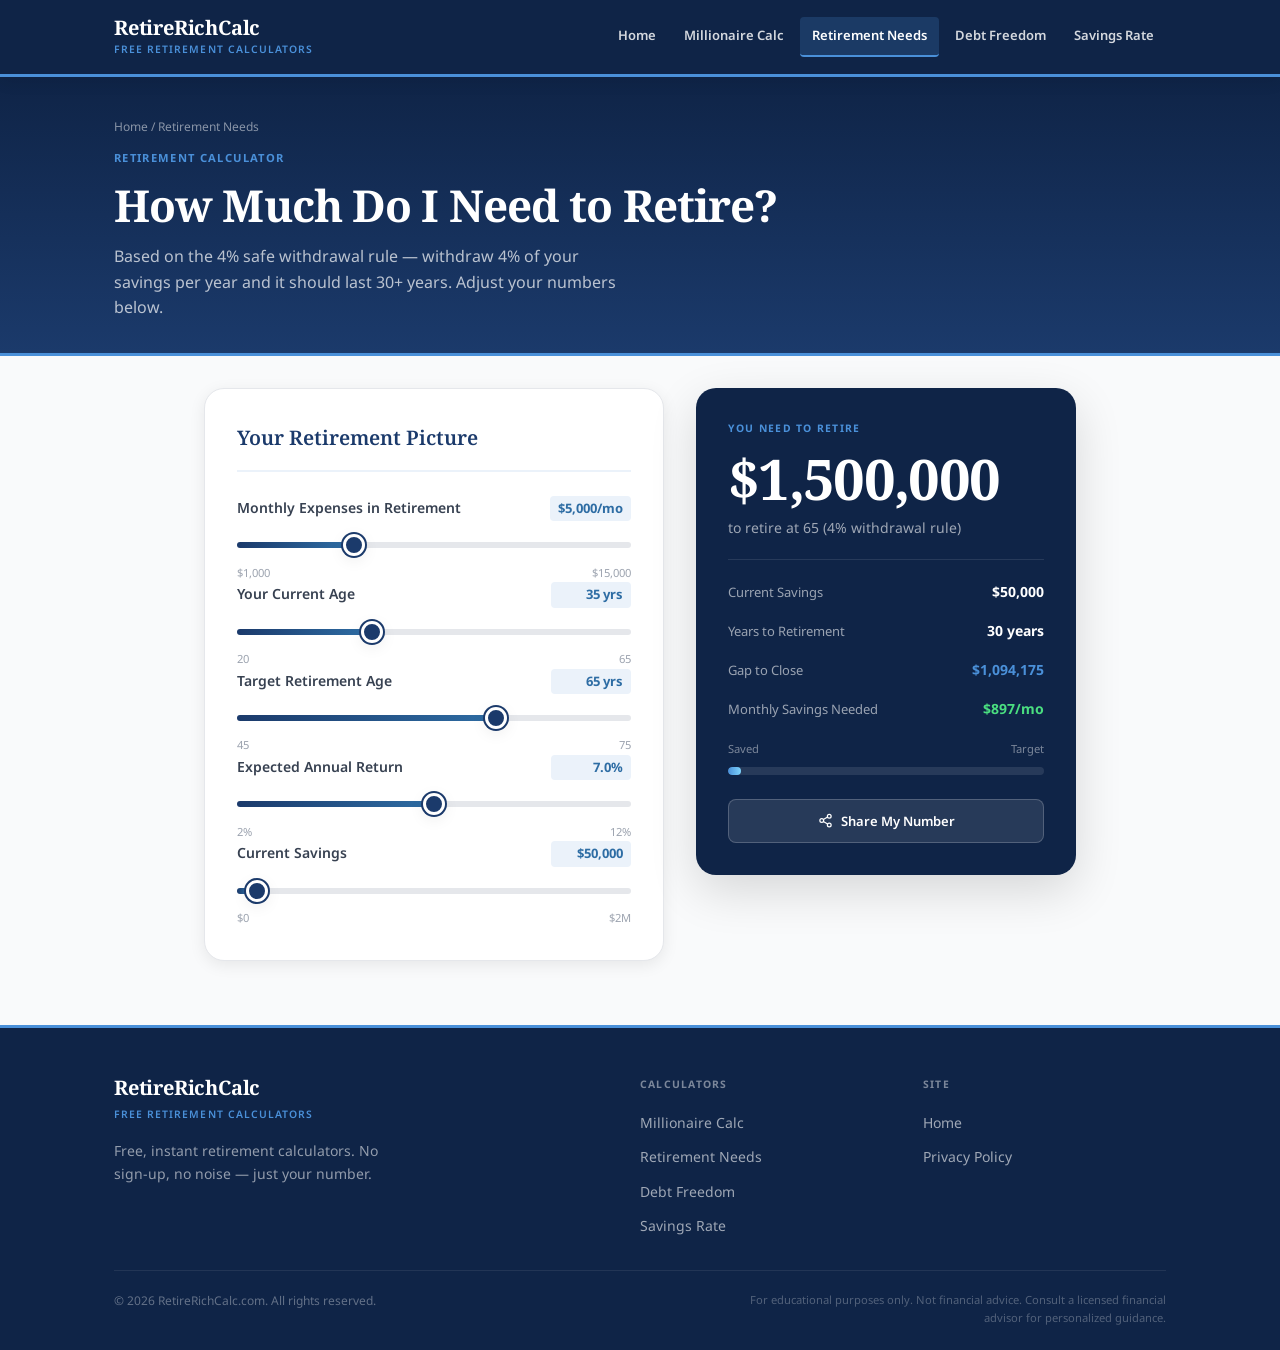
<file: retirement-needs/index.html>
<!DOCTYPE html>
<html lang="en">
<head>
  <meta charset="UTF-8">
  <meta name="viewport" content="width=device-width, initial-scale=1.0">
  <title>How Much Do I Need to Retire? | RetireRichCalc</title>
  <meta name="description" content="Calculate your exact retirement number using the 4% safe withdrawal rule. Free calculator with instant live results.">
  <meta name="theme-color" content="#0F2447">
  <link rel="canonical" href="https://retirerichcalc.com/retirement-needs/">
  <link rel="alternate" hreflang="en" href="https://retirerichcalc.com/retirement-needs/">
  <link rel="alternate" hreflang="x-default" href="https://retirerichcalc.com/retirement-needs/">
  <meta property="og:type"        content="website">
  <meta property="og:title"       content="How Much Do I Need to Retire? | RetireRichCalc">
  <meta property="og:description" content="Find your retirement number instantly. Free calculator based on the 4% rule.">
  <meta property="og:url"         content="https://retirerichcalc.com/retirement-needs/">
  <link rel="preconnect" href="https://fonts.googleapis.com">
  <link rel="preconnect" href="https://fonts.gstatic.com" crossorigin>
  <link href="https://fonts.googleapis.com/css2?family=Noto+Serif:wght@400;600;700&family=Noto+Sans:wght@400;500;600;700&display=swap" rel="stylesheet">
  <link rel="stylesheet" href="/assets/css/main.css">
  <link rel="icon" type="image/svg+xml" href="data:image/svg+xml,%3Csvg xmlns='http://www.w3.org/2000/svg' viewBox='0 0 32 32'%3E%3Crect width='32' height='32' rx='6' fill='%230F2447'/%3E%3Ctext x='16' y='23' font-family='serif' font-size='20' font-weight='bold' fill='white' text-anchor='middle'%3E%24%3C/text%3E%3C/svg%3E">
  <script async src="https://pagead2.googlesyndication.com/pagead/js/adsbygoogle.js?client=ca-pub-4785900830813173"
     crossorigin="anonymous"></script>
  <script async src="https://pagead2.googlesyndication.com/pagead/js/adsbygoogle.js?client=ca-pub-4785900830813173" crossorigin="anonymous"></script>
  <script type="application/ld+json">
  {"@context":"https://schema.org","@type":"WebApplication","name":"Retirement Needs Calculator — RetireRichCalc","url":"https://retirerichcalc.com/retirement-needs/","description":"How much do you need to retire? Calculate using the 4% safe withdrawal rule.","applicationCategory":"FinanceApplication","operatingSystem":"Any","offers":{"@type":"Offer","price":"0","priceCurrency":"USD"}}
  </script>
</head>
<body>

<a href="#main" class="skip-link">Skip to calculator</a>

<header class="site-header" role="banner">
  <div class="header-inner">
    <a href="/" class="site-logo" aria-label="RetireRichCalc — Home">
      <span class="logo-text">RetireRichCalc</span>
      <span class="logo-sub">Free Retirement Calculators</span>
    </a>
    <button class="nav-toggle" aria-label="Open navigation" aria-expanded="false">
      <span></span><span></span><span></span>
    </button>
    <nav class="site-nav" role="navigation" aria-label="Main navigation">
      <a href="/"                  class="nav-link">Home</a>
      <a href="/millionaire/"      class="nav-link">Millionaire Calc</a>
      <a href="/retirement-needs/" class="nav-link active">Retirement Needs</a>
      <a href="/debt-freedom/"     class="nav-link">Debt Freedom</a>
      <a href="/savings-rate/"     class="nav-link">Savings Rate</a>
    </nav>
  </div>
</header>

<main id="main">

  <div class="page-header">
    <div class="page-header-inner">
      <div class="page-breadcrumb"><a href="/">Home</a> / Retirement Needs</div>
      <div class="page-eyebrow">Retirement Calculator</div>
      <h1 class="page-title">How Much Do I Need to Retire?</h1>
      <p class="page-desc">Based on the 4% safe withdrawal rule — withdraw 4% of your savings per year and it should last 30+ years. Adjust your numbers below.</p>
    </div>
  </div>

  <section class="calc-section" aria-label="Retirement Needs Calculator">
    <div class="calc-wrap">
      <div class="calc-grid">

        <div class="calc-inputs" role="form" aria-label="Calculator inputs">
          <h2 class="calc-inputs-heading">Your Retirement Picture</h2>

          <div class="input-group">
            <div class="input-row">
              <label class="input-label-text" for="monthlyExpenses">Monthly Expenses in Retirement</label>
              <span class="input-value-display" id="dMonthlyExpenses">$5,000/mo</span>
            </div>
            <div class="slider-wrap">
              <input type="range" id="monthlyExpenses" min="1000" max="15000" step="250" value="5000" aria-label="Monthly expenses in retirement">
            </div>
            <div class="slider-minmax"><span class="slider-min">$1,000</span><span class="slider-max">$15,000</span></div>
          </div>

          <div class="input-group">
            <div class="input-row">
              <label class="input-label-text" for="currentAge">Your Current Age</label>
              <span class="input-value-display" id="dCurrentAge">35 yrs</span>
            </div>
            <div class="slider-wrap">
              <input type="range" id="currentAge" min="20" max="65" step="1" value="35" aria-label="Current age">
            </div>
            <div class="slider-minmax"><span class="slider-min">20</span><span class="slider-max">65</span></div>
          </div>

          <div class="input-group">
            <div class="input-row">
              <label class="input-label-text" for="retirementAge">Target Retirement Age</label>
              <span class="input-value-display" id="dRetirementAge">65 yrs</span>
            </div>
            <div class="slider-wrap">
              <input type="range" id="retirementAge" min="45" max="75" step="1" value="65" aria-label="Target retirement age">
            </div>
            <div class="slider-minmax"><span class="slider-min">45</span><span class="slider-max">75</span></div>
          </div>

          <div class="input-group">
            <div class="input-row">
              <label class="input-label-text" for="annualReturn">Expected Annual Return</label>
              <span class="input-value-display" id="dAnnualReturn">7.0%</span>
            </div>
            <div class="slider-wrap">
              <input type="range" id="annualReturn" min="2" max="12" step="0.5" value="7" aria-label="Expected annual return">
            </div>
            <div class="slider-minmax"><span class="slider-min">2%</span><span class="slider-max">12%</span></div>
          </div>

          <div class="input-group">
            <div class="input-row">
              <label class="input-label-text" for="currentSavings">Current Savings</label>
              <span class="input-value-display" id="dCurrentSavings">$50,000</span>
            </div>
            <div class="slider-wrap">
              <input type="range" id="currentSavings" min="0" max="2000000" step="10000" value="50000" aria-label="Current savings">
            </div>
            <div class="slider-minmax"><span class="slider-min">$0</span><span class="slider-max">$2M</span></div>
          </div>

        </div>

        <div class="calc-results" aria-live="polite" aria-label="Results">
          <div class="result-eyebrow">You need to retire</div>
          <div class="result-primary">
            <div class="result-number" id="rRequired">—</div>
            <div class="result-sub"    id="rSub">to retire at 65 (4% rule)</div>
          </div>
          <div class="result-divider"></div>
          <div class="result-stats">
            <div class="stat-row">
              <span class="stat-label">Current Savings</span>
              <span class="stat-value" id="rCurrentSavings">—</span>
            </div>
            <div class="stat-row">
              <span class="stat-label">Years to Retirement</span>
              <span class="stat-value" id="rYearsToRetire">—</span>
            </div>
            <div class="stat-row">
              <span class="stat-label">Gap to Close</span>
              <span class="stat-value accent" id="rGapAmount">—</span>
            </div>
            <div class="stat-row">
              <span class="stat-label">Monthly Savings Needed</span>
              <span class="stat-value green" id="rMonthlySavings">—</span>
            </div>
          </div>
          <div class="result-bar-section">
            <div class="result-bar-labels"><span>Saved</span><span>Target</span></div>
            <div class="result-bar-track"><div class="result-bar-fill" id="rBar" style="width:10%"></div></div>
          </div>
          <button class="btn-share" onclick="shareRetirement()" aria-label="Share your result">
            <svg width="15" height="15" viewBox="0 0 24 24" fill="none" stroke="currentColor" stroke-width="2" aria-hidden="true">
              <circle cx="18" cy="5" r="3"/><circle cx="6" cy="12" r="3"/><circle cx="18" cy="19" r="3"/>
              <line x1="8.59" y1="13.51" x2="15.42" y2="17.49"/><line x1="15.41" y1="6.51" x2="8.59" y2="10.49"/>
            </svg>
            Share My Number
          </button>
        </div>

      </div>
    </div>
  </section>

</main>

<footer class="site-footer" role="contentinfo">
  <div class="footer-inner">
    <div class="footer-grid">
      <div>
        <div class="footer-logo">
          <span class="logo-text">RetireRichCalc</span>
          <span class="logo-sub" style="display:block;margin-top:4px;">Free Retirement Calculators</span>
        </div>
        <p class="footer-desc">Free, instant retirement calculators. No sign-up, no noise — just your number.</p>
      </div>
      <div>
        <div class="footer-col-title">Calculators</div>
        <ul class="footer-links">
          <li><a href="/millionaire/">Millionaire Calc</a></li>
          <li><a href="/retirement-needs/">Retirement Needs</a></li>
          <li><a href="/debt-freedom/">Debt Freedom</a></li>
          <li><a href="/savings-rate/">Savings Rate</a></li>
        </ul>
      </div>
      <div>
        <div class="footer-col-title">Site</div>
        <ul class="footer-links">
          <li><a href="/">Home</a></li>
          <li><a href="/privacy-policy/">Privacy Policy</a></li>
        </ul>
      </div>
    </div>
    <div class="footer-bottom">
      <div class="footer-copyright">&copy; 2026 RetireRichCalc.com. All rights reserved.</div>
      <p class="footer-disclaimer">For educational purposes only. Not financial advice. Consult a licensed financial advisor for personalized guidance.</p>
    </div>
  </div>
</footer>

<div id="rrc-toast" class="toast" role="status" aria-live="polite"></div>
<script src="/assets/js/shared.js"></script>
<script src="/assets/js/retirement.js"></script>
</body>
</html>
</file>
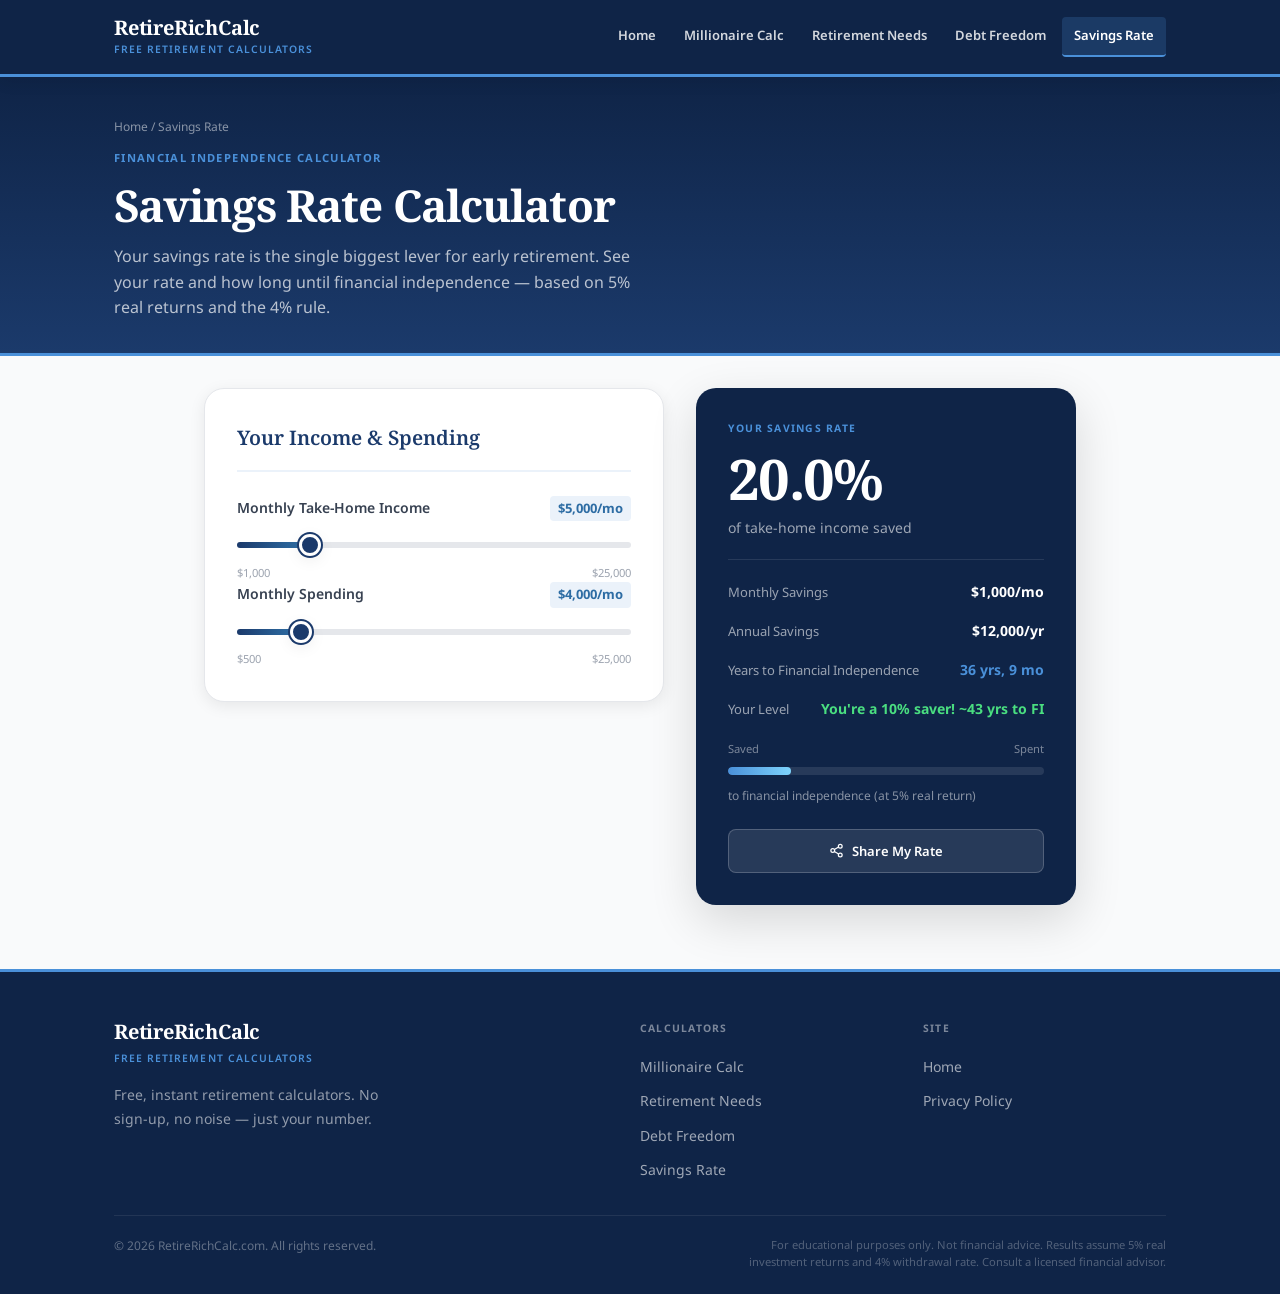
<file: savings-rate/index.html>
<!DOCTYPE html>
<html lang="en">
<head>
  <meta charset="UTF-8">
  <meta name="viewport" content="width=device-width, initial-scale=1.0">
  <title>Savings Rate Calculator | RetireRichCalc</title>
  <meta name="description" content="Calculate your savings rate and find out how many years until financial independence. Based on the Mr. Money Mustache savings rate research.">
  <meta name="theme-color" content="#0F2447">
  <link rel="canonical" href="https://retirerichcalc.com/savings-rate/">
  <link rel="alternate" hreflang="en" href="https://retirerichcalc.com/savings-rate/">
  <link rel="alternate" hreflang="x-default" href="https://retirerichcalc.com/savings-rate/">
  <meta property="og:type"        content="website">
  <meta property="og:title"       content="Savings Rate Calculator | RetireRichCalc">
  <meta property="og:description" content="Your savings rate is the single biggest factor in when you can retire. Find yours instantly.">
  <meta property="og:url"         content="https://retirerichcalc.com/savings-rate/">
  <link rel="preconnect" href="https://fonts.googleapis.com">
  <link rel="preconnect" href="https://fonts.gstatic.com" crossorigin>
  <link href="https://fonts.googleapis.com/css2?family=Noto+Serif:wght@400;600;700&family=Noto+Sans:wght@400;500;600;700&display=swap" rel="stylesheet">
  <link rel="stylesheet" href="/assets/css/main.css">
  <link rel="icon" type="image/svg+xml" href="data:image/svg+xml,%3Csvg xmlns='http://www.w3.org/2000/svg' viewBox='0 0 32 32'%3E%3Crect width='32' height='32' rx='6' fill='%230F2447'/%3E%3Ctext x='16' y='23' font-family='serif' font-size='20' font-weight='bold' fill='white' text-anchor='middle'%3E%24%3C/text%3E%3C/svg%3E">
  <script async src="https://pagead2.googlesyndication.com/pagead/js/adsbygoogle.js?client=ca-pub-4785900830813173"
     crossorigin="anonymous"></script>
  <script async src="https://pagead2.googlesyndication.com/pagead/js/adsbygoogle.js?client=ca-pub-4785900830813173" crossorigin="anonymous"></script>
  <script type="application/ld+json">
  {"@context":"https://schema.org","@type":"WebApplication","name":"Savings Rate Calculator — RetireRichCalc","url":"https://retirerichcalc.com/savings-rate/","description":"Calculate your savings rate and years to financial independence.","applicationCategory":"FinanceApplication","operatingSystem":"Any","offers":{"@type":"Offer","price":"0","priceCurrency":"USD"}}
  </script>
</head>
<body>

<a href="#main" class="skip-link">Skip to calculator</a>

<header class="site-header" role="banner">
  <div class="header-inner">
    <a href="/" class="site-logo" aria-label="RetireRichCalc — Home">
      <span class="logo-text">RetireRichCalc</span>
      <span class="logo-sub">Free Retirement Calculators</span>
    </a>
    <button class="nav-toggle" aria-label="Open navigation" aria-expanded="false">
      <span></span><span></span><span></span>
    </button>
    <nav class="site-nav" role="navigation" aria-label="Main navigation">
      <a href="/"                  class="nav-link">Home</a>
      <a href="/millionaire/"      class="nav-link">Millionaire Calc</a>
      <a href="/retirement-needs/" class="nav-link">Retirement Needs</a>
      <a href="/debt-freedom/"     class="nav-link">Debt Freedom</a>
      <a href="/savings-rate/"     class="nav-link active">Savings Rate</a>
    </nav>
  </div>
</header>

<main id="main">

  <div class="page-header">
    <div class="page-header-inner">
      <div class="page-breadcrumb"><a href="/">Home</a> / Savings Rate</div>
      <div class="page-eyebrow">Financial Independence Calculator</div>
      <h1 class="page-title">Savings Rate Calculator</h1>
      <p class="page-desc">Your savings rate is the single biggest lever for early retirement. See your rate and how long until financial independence — based on 5% real returns and the 4% rule.</p>
    </div>
  </div>

  <section class="calc-section" aria-label="Savings Rate Calculator">
    <div class="calc-wrap">
      <div class="calc-grid">

        <div class="calc-inputs" role="form" aria-label="Calculator inputs">
          <h2 class="calc-inputs-heading">Your Income &amp; Spending</h2>

          <div class="input-group">
            <div class="input-row">
              <label class="input-label-text" for="monthlyIncome">Monthly Take-Home Income</label>
              <span class="input-value-display" id="dMonthlyIncome">$5,000/mo</span>
            </div>
            <div class="slider-wrap">
              <input type="range" id="monthlyIncome" min="1000" max="25000" step="250" value="5000" aria-label="Monthly take-home income">
            </div>
            <div class="slider-minmax"><span class="slider-min">$1,000</span><span class="slider-max">$25,000</span></div>
          </div>

          <div class="input-group">
            <div class="input-row">
              <label class="input-label-text" for="monthlySpending">Monthly Spending</label>
              <span class="input-value-display" id="dMonthlySpending">$4,000/mo</span>
            </div>
            <div class="slider-wrap">
              <input type="range" id="monthlySpending" min="500" max="25000" step="250" value="4000" aria-label="Monthly spending">
            </div>
            <div class="slider-minmax"><span class="slider-min">$500</span><span class="slider-max">$25,000</span></div>
          </div>

        </div>

        <div class="calc-results" aria-live="polite" aria-label="Results">
          <div class="result-eyebrow">Your Savings Rate</div>
          <div class="result-primary">
            <div class="result-number" id="rRate">—</div>
            <div class="result-sub">of take-home income saved</div>
          </div>
          <div class="result-divider"></div>
          <div class="result-stats">
            <div class="stat-row">
              <span class="stat-label">Monthly Savings</span>
              <span class="stat-value" id="rMonthlySavings">—</span>
            </div>
            <div class="stat-row">
              <span class="stat-label">Annual Savings</span>
              <span class="stat-value" id="rAnnualSavings">—</span>
            </div>
            <div class="stat-row">
              <span class="stat-label">Years to Financial Independence</span>
              <span class="stat-value accent" id="rFiYears">—</span>
            </div>
            <div class="stat-row">
              <span class="stat-label">Your Level</span>
              <span class="stat-value green" id="rMilestone">—</span>
            </div>
          </div>
          <div class="result-bar-section">
            <div class="result-bar-labels"><span>Saved</span><span>Spent</span></div>
            <div class="result-bar-track"><div class="result-bar-fill" id="rBar" style="width:20%"></div></div>
          </div>
          <div id="rFiSub" style="font-size:0.75rem;color:rgba(255,255,255,.5);margin-top:var(--space-3);line-height:1.5;"></div>
          <button class="btn-share" onclick="shareSavings()" aria-label="Share your result">
            <svg width="15" height="15" viewBox="0 0 24 24" fill="none" stroke="currentColor" stroke-width="2" aria-hidden="true">
              <circle cx="18" cy="5" r="3"/><circle cx="6" cy="12" r="3"/><circle cx="18" cy="19" r="3"/>
              <line x1="8.59" y1="13.51" x2="15.42" y2="17.49"/><line x1="15.41" y1="6.51" x2="8.59" y2="10.49"/>
            </svg>
            Share My Rate
          </button>
        </div>

      </div>
    </div>
  </section>

</main>

<footer class="site-footer" role="contentinfo">
  <div class="footer-inner">
    <div class="footer-grid">
      <div>
        <div class="footer-logo">
          <span class="logo-text">RetireRichCalc</span>
          <span class="logo-sub" style="display:block;margin-top:4px;">Free Retirement Calculators</span>
        </div>
        <p class="footer-desc">Free, instant retirement calculators. No sign-up, no noise — just your number.</p>
      </div>
      <div>
        <div class="footer-col-title">Calculators</div>
        <ul class="footer-links">
          <li><a href="/millionaire/">Millionaire Calc</a></li>
          <li><a href="/retirement-needs/">Retirement Needs</a></li>
          <li><a href="/debt-freedom/">Debt Freedom</a></li>
          <li><a href="/savings-rate/">Savings Rate</a></li>
        </ul>
      </div>
      <div>
        <div class="footer-col-title">Site</div>
        <ul class="footer-links">
          <li><a href="/">Home</a></li>
          <li><a href="/privacy-policy/">Privacy Policy</a></li>
        </ul>
      </div>
    </div>
    <div class="footer-bottom">
      <div class="footer-copyright">&copy; 2026 RetireRichCalc.com. All rights reserved.</div>
      <p class="footer-disclaimer">For educational purposes only. Not financial advice. Results assume 5% real investment returns and 4% withdrawal rate. Consult a licensed financial advisor.</p>
    </div>
  </div>
</footer>

<div id="rrc-toast" class="toast" role="status" aria-live="polite"></div>
<script src="/assets/js/shared.js"></script>
<script src="/assets/js/savings.js"></script>
</body>
</html>
</file>
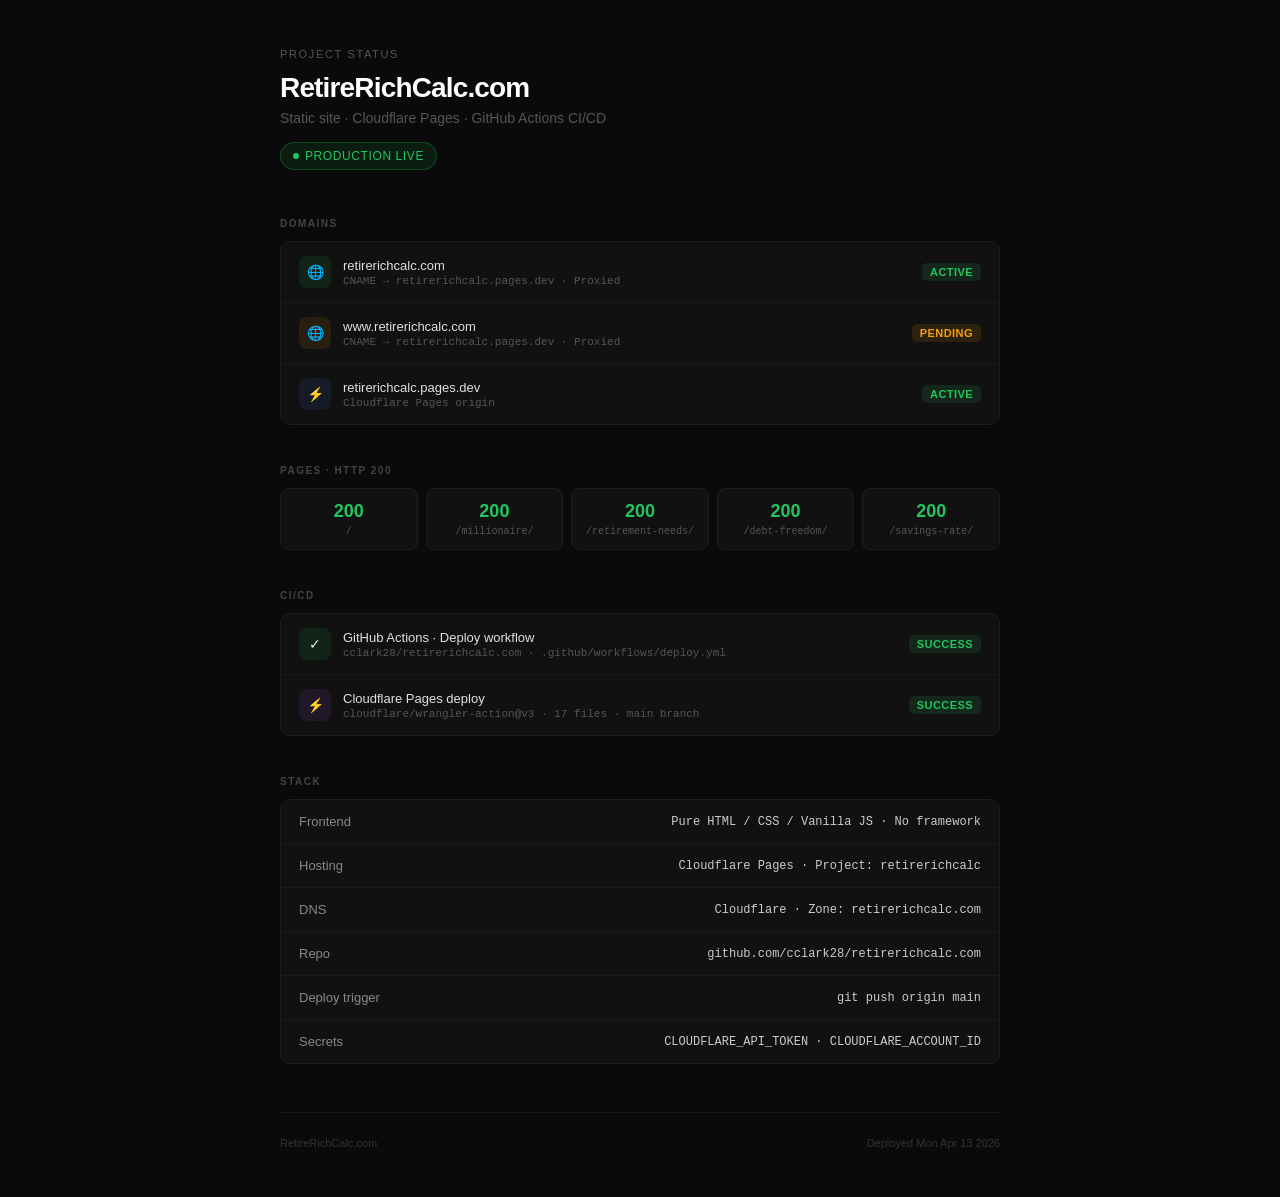
<file: status.html>
<!DOCTYPE html>
<html lang="en">
<head>
<meta charset="UTF-8">
<meta name="viewport" content="width=device-width, initial-scale=1.0">
<title>RetireRichCalc — Deploy Status</title>
<style>
  * { margin: 0; padding: 0; box-sizing: border-box; }
  body {
    font-family: -apple-system, BlinkMacSystemFont, "Inter", "Segoe UI", sans-serif;
    background: #0a0a0a;
    color: #e8e8e8;
    min-height: 100vh;
    padding: 48px 24px;
  }
  .container { max-width: 720px; margin: 0 auto; }

  header {
    margin-bottom: 48px;
  }
  .logo {
    font-size: 11px;
    letter-spacing: 0.15em;
    text-transform: uppercase;
    color: #555;
    margin-bottom: 12px;
  }
  h1 {
    font-size: 28px;
    font-weight: 600;
    letter-spacing: -0.03em;
    color: #fff;
  }
  .subtitle {
    margin-top: 6px;
    font-size: 14px;
    color: #555;
  }
  .live-badge {
    display: inline-flex;
    align-items: center;
    gap: 6px;
    margin-top: 16px;
    padding: 6px 12px;
    background: rgba(34,197,94,0.1);
    border: 1px solid rgba(34,197,94,0.25);
    border-radius: 20px;
    font-size: 12px;
    font-weight: 500;
    color: #22c55e;
    letter-spacing: 0.05em;
    text-transform: uppercase;
  }
  .live-dot {
    width: 6px; height: 6px;
    background: #22c55e;
    border-radius: 50%;
    animation: pulse 2s ease-in-out infinite;
  }
  @keyframes pulse {
    0%, 100% { opacity: 1; }
    50% { opacity: 0.3; }
  }

  section { margin-bottom: 40px; }
  .section-label {
    font-size: 10px;
    letter-spacing: 0.15em;
    text-transform: uppercase;
    color: #444;
    margin-bottom: 12px;
    font-weight: 600;
  }

  .card {
    background: #111;
    border: 1px solid #1e1e1e;
    border-radius: 10px;
    overflow: hidden;
  }
  .row {
    display: flex;
    align-items: center;
    padding: 14px 18px;
    border-bottom: 1px solid #1a1a1a;
    gap: 12px;
  }
  .row:last-child { border-bottom: none; }

  .icon {
    width: 32px; height: 32px;
    border-radius: 8px;
    display: flex; align-items: center; justify-content: center;
    font-size: 14px;
    flex-shrink: 0;
  }
  .icon.green { background: rgba(34,197,94,0.1); }
  .icon.blue  { background: rgba(59,130,246,0.1); }
  .icon.amber { background: rgba(245,158,11,0.1); }
  .icon.purple { background: rgba(168,85,247,0.1); }

  .row-body { flex: 1; min-width: 0; }
  .row-title {
    font-size: 13px;
    font-weight: 500;
    color: #e0e0e0;
    white-space: nowrap;
    overflow: hidden;
    text-overflow: ellipsis;
  }
  .row-sub {
    font-size: 11px;
    color: #555;
    margin-top: 2px;
    font-family: "SF Mono", "Fira Code", monospace;
    white-space: nowrap;
    overflow: hidden;
    text-overflow: ellipsis;
  }

  .status {
    font-size: 11px;
    font-weight: 600;
    padding: 3px 8px;
    border-radius: 5px;
    letter-spacing: 0.04em;
    flex-shrink: 0;
    text-transform: uppercase;
  }
  .status.active   { background: rgba(34,197,94,0.12); color: #22c55e; }
  .status.success  { background: rgba(34,197,94,0.12); color: #22c55e; }
  .status.pending  { background: rgba(245,158,11,0.12); color: #f59e0b; }
  .status.done     { background: rgba(99,102,241,0.12); color: #818cf8; }

  .pages-grid {
    display: grid;
    grid-template-columns: repeat(5, 1fr);
    gap: 8px;
  }
  .page-chip {
    background: #111;
    border: 1px solid #1e1e1e;
    border-radius: 8px;
    padding: 12px 8px;
    text-align: center;
  }
  .page-chip .http {
    font-size: 18px;
    font-weight: 700;
    color: #22c55e;
  }
  .page-chip .path {
    font-size: 10px;
    color: #555;
    margin-top: 4px;
    font-family: "SF Mono", "Fira Code", monospace;
  }

  .stack-row {
    display: flex;
    align-items: center;
    padding: 14px 18px;
    border-bottom: 1px solid #1a1a1a;
    justify-content: space-between;
  }
  .stack-row:last-child { border-bottom: none; }
  .stack-label { font-size: 13px; color: #888; }
  .stack-value { font-size: 12px; font-family: "SF Mono", "Fira Code", monospace; color: #ccc; }

  footer {
    margin-top: 48px;
    padding-top: 24px;
    border-top: 1px solid #1a1a1a;
    font-size: 11px;
    color: #333;
    display: flex;
    justify-content: space-between;
  }
</style>
</head>
<body>
<div class="container">

  <header>
    <div class="logo">Project Status</div>
    <h1>RetireRichCalc.com</h1>
    <div class="subtitle">Static site · Cloudflare Pages · GitHub Actions CI/CD</div>
    <div class="live-badge">
      <span class="live-dot"></span>
      Production live
    </div>
  </header>

  <section>
    <div class="section-label">Domains</div>
    <div class="card">
      <div class="row">
        <div class="icon green">🌐</div>
        <div class="row-body">
          <div class="row-title">retirerichcalc.com</div>
          <div class="row-sub">CNAME → retirerichcalc.pages.dev · Proxied</div>
        </div>
        <span class="status active">Active</span>
      </div>
      <div class="row">
        <div class="icon amber">🌐</div>
        <div class="row-body">
          <div class="row-title">www.retirerichcalc.com</div>
          <div class="row-sub">CNAME → retirerichcalc.pages.dev · Proxied</div>
        </div>
        <span class="status pending">Pending</span>
      </div>
      <div class="row">
        <div class="icon blue">⚡</div>
        <div class="row-body">
          <div class="row-title">retirerichcalc.pages.dev</div>
          <div class="row-sub">Cloudflare Pages origin</div>
        </div>
        <span class="status active">Active</span>
      </div>
    </div>
  </section>

  <section>
    <div class="section-label">Pages · HTTP 200</div>
    <div class="pages-grid">
      <div class="page-chip"><div class="http">200</div><div class="path">/</div></div>
      <div class="page-chip"><div class="http">200</div><div class="path">/millionaire/</div></div>
      <div class="page-chip"><div class="http">200</div><div class="path">/retirement-needs/</div></div>
      <div class="page-chip"><div class="http">200</div><div class="path">/debt-freedom/</div></div>
      <div class="page-chip"><div class="http">200</div><div class="path">/savings-rate/</div></div>
    </div>
  </section>

  <section>
    <div class="section-label">CI/CD</div>
    <div class="card">
      <div class="row">
        <div class="icon green">✓</div>
        <div class="row-body">
          <div class="row-title">GitHub Actions · Deploy workflow</div>
          <div class="row-sub">cclark28/retirerichcalc.com · .github/workflows/deploy.yml</div>
        </div>
        <span class="status success">Success</span>
      </div>
      <div class="row">
        <div class="icon purple">⚡</div>
        <div class="row-body">
          <div class="row-title">Cloudflare Pages deploy</div>
          <div class="row-sub">cloudflare/wrangler-action@v3 · 17 files · main branch</div>
        </div>
        <span class="status success">Success</span>
      </div>
    </div>
  </section>

  <section>
    <div class="section-label">Stack</div>
    <div class="card">
      <div class="stack-row">
        <span class="stack-label">Frontend</span>
        <span class="stack-value">Pure HTML / CSS / Vanilla JS · No framework</span>
      </div>
      <div class="stack-row">
        <span class="stack-label">Hosting</span>
        <span class="stack-value">Cloudflare Pages · Project: retirerichcalc</span>
      </div>
      <div class="stack-row">
        <span class="stack-label">DNS</span>
        <span class="stack-value">Cloudflare · Zone: retirerichcalc.com</span>
      </div>
      <div class="stack-row">
        <span class="stack-label">Repo</span>
        <span class="stack-value">github.com/cclark28/retirerichcalc.com</span>
      </div>
      <div class="stack-row">
        <span class="stack-label">Deploy trigger</span>
        <span class="stack-value">git push origin main</span>
      </div>
      <div class="stack-row">
        <span class="stack-label">Secrets</span>
        <span class="stack-value">CLOUDFLARE_API_TOKEN · CLOUDFLARE_ACCOUNT_ID</span>
      </div>
    </div>
  </section>

  <footer>
    <span>RetireRichCalc.com</span>
    <span>Deployed Mon Apr 13 2026</span>
  </footer>

</div>
</body>
</html>
</file>
<file: assets/css/main.css>
/* ============================================================
   RetireRichCalc — main.css
   Design system: DESIGN.md
   Fonts: Noto Serif (headings) + Noto Sans (body)
   ============================================================ */

@import url('https://fonts.googleapis.com/css2?family=Noto+Serif:wght@400;600;700&family=Noto+Sans:wght@400;500;600;700&display=swap');

/* ── Design Tokens ── */
:root {
  --color-navy-dark:  #0F2447;
  --color-navy:       #1B3A6B;
  --color-blue:       #2E6DA4;
  --color-blue-light: #4A90D9;
  --color-blue-pale:  #EBF2FA;
  --color-blue-faint: #F4F8FD;
  --color-red:        #C41230;
  --color-white:      #FFFFFF;
  --color-gray-50:    #F9FAFB;
  --color-gray-100:   #F3F4F6;
  --color-gray-200:   #E5E7EB;
  --color-gray-400:   #9CA3AF;
  --color-gray-600:   #4B5563;
  --color-gray-700:   #374151;
  --color-gray-900:   #111827;
  --color-green:      #16A34A;
  --color-green-pale: #DCFCE7;

  --font-serif: 'Noto Serif', Georgia, 'Times New Roman', serif;
  --font-sans:  'Noto Sans', -apple-system, BlinkMacSystemFont, 'Segoe UI', sans-serif;

  --space-1: 0.25rem;  --space-2: 0.5rem;   --space-3: 0.75rem;
  --space-4: 1rem;     --space-5: 1.25rem;  --space-6: 1.5rem;
  --space-8: 2rem;     --space-10: 2.5rem;  --space-12: 3rem;
  --space-16: 4rem;    --space-20: 5rem;    --space-24: 6rem;

  --radius-sm:   4px;
  --radius-md:   8px;
  --radius-lg:   12px;
  --radius-xl:   20px;
  --radius-full: 9999px;

  --shadow-sm:  0 1px 2px rgba(0,0,0,.05);
  --shadow-md:  0 4px 16px rgba(0,0,0,.08);
  --shadow-lg:  0 8px 28px rgba(0,0,0,.11);
  --shadow-xl:  0 16px 48px rgba(0,0,0,.14);

  --max-width:   1100px;
  --calc-width:  920px;

  --ease-out: cubic-bezier(0.16, 1, 0.3, 1);
  --ease-in-out: cubic-bezier(0.45, 0, 0.55, 1);
}

/* ── Reset ── */
*, *::before, *::after { box-sizing: border-box; margin: 0; padding: 0; }
html { scroll-behavior: smooth; font-size: 16px; }
body {
  font-family: var(--font-sans);
  color: var(--color-gray-900);
  background: var(--color-white);
  line-height: 1.65;
  -webkit-font-smoothing: antialiased;
  -moz-osx-font-smoothing: grayscale;
}
img, svg { display: block; max-width: 100%; }
a { color: var(--color-blue); text-decoration: none; }
a:hover { text-decoration: underline; }
button { font-family: inherit; cursor: pointer; }

/* ── Skip link ── */
.skip-link {
  position: absolute;
  top: -100%;
  left: var(--space-4);
  background: var(--color-navy-dark);
  color: var(--color-white);
  padding: var(--space-3) var(--space-5);
  border-radius: var(--radius-md);
  font-size: 0.875rem;
  font-weight: 600;
  z-index: 9999;
}
.skip-link:focus { top: var(--space-3); }

/* ── Layout ── */
.container {
  max-width: var(--max-width);
  margin: 0 auto;
  padding: 0 var(--space-6);
}
.sr-only {
  position: absolute;
  width: 1px; height: 1px;
  overflow: hidden;
  clip: rect(0,0,0,0);
  white-space: nowrap;
}

/* ═══════════════════════════════════════════
   SITE HEADER
   ═══════════════════════════════════════════ */
.site-header {
  background: var(--color-navy-dark);
  border-bottom: 3px solid var(--color-blue-light);
  position: sticky;
  top: 0;
  z-index: 200;
  box-shadow: var(--shadow-md);
}
.header-inner {
  display: flex;
  align-items: center;
  justify-content: space-between;
  max-width: var(--max-width);
  margin: 0 auto;
  padding: var(--space-4) var(--space-6);
  gap: var(--space-4);
}

/* Logo */
.site-logo {
  display: flex;
  flex-direction: column;
  text-decoration: none;
  flex-shrink: 0;
}
.site-logo:hover { text-decoration: none; }
.logo-text {
  font-family: var(--font-serif);
  font-size: 1.25rem;
  font-weight: 700;
  color: var(--color-white);
  letter-spacing: -0.01em;
  line-height: 1.2;
}
.logo-sub {
  font-size: 0.65rem;
  font-weight: 600;
  letter-spacing: 0.1em;
  text-transform: uppercase;
  color: var(--color-blue-light);
  margin-top: 1px;
}

/* Nav */
.site-nav {
  display: flex;
  align-items: center;
  gap: var(--space-1);
}
.nav-link {
  font-size: 0.8125rem;
  font-weight: 600;
  color: rgba(255,255,255,.82);
  padding: var(--space-2) var(--space-3);
  border-radius: var(--radius-sm);
  border-bottom: 2px solid transparent;
  transition: color 0.15s, background 0.15s;
  white-space: nowrap;
  text-decoration: none;
}
.nav-link:hover {
  color: var(--color-white);
  background: rgba(255,255,255,.1);
  text-decoration: none;
}
.nav-link.active {
  color: var(--color-white);
  background: rgba(74,144,217,.2);
  border-bottom-color: var(--color-blue-light);
}

/* Hamburger */
.nav-toggle {
  display: none;
  flex-direction: column;
  gap: 5px;
  background: none;
  border: none;
  padding: var(--space-2);
}
.nav-toggle span {
  display: block;
  width: 22px;
  height: 2px;
  background: var(--color-white);
  border-radius: 2px;
  transition: transform 0.25s, opacity 0.25s;
}
.nav-toggle[aria-expanded="true"] span:nth-child(1) { transform: translateY(7px) rotate(45deg); }
.nav-toggle[aria-expanded="true"] span:nth-child(2) { opacity: 0; }
.nav-toggle[aria-expanded="true"] span:nth-child(3) { transform: translateY(-7px) rotate(-45deg); }

/* ═══════════════════════════════════════════
   HERO — Homepage
   ═══════════════════════════════════════════ */
.hero {
  background: linear-gradient(155deg, var(--color-navy-dark) 0%, var(--color-navy) 55%, #224f8a 100%);
  padding: var(--space-16) 0 var(--space-8);
  position: relative;
  overflow: hidden;
}
.hero::before {
  content: '';
  position: absolute;
  inset: 0;
  background-image:
    radial-gradient(circle at 20% 80%, rgba(74,144,217,.12) 0%, transparent 50%),
    radial-gradient(circle at 80% 20%, rgba(46,109,164,.15) 0%, transparent 50%);
  pointer-events: none;
}
.hero-inner {
  position: relative;
  max-width: var(--max-width);
  margin: 0 auto;
  padding: 0 var(--space-6);
  text-align: center;
}
.hero-badge {
  display: inline-flex;
  align-items: center;
  gap: var(--space-2);
  font-size: 0.7rem;
  font-weight: 700;
  letter-spacing: 0.12em;
  text-transform: uppercase;
  color: var(--color-blue-light);
  background: rgba(74,144,217,.15);
  border: 1px solid rgba(74,144,217,.3);
  padding: var(--space-2) var(--space-4);
  border-radius: var(--radius-full);
  margin-bottom: var(--space-6);
}
.hero-title {
  font-family: var(--font-serif);
  font-size: clamp(2rem, 5vw, 3.5rem);
  font-weight: 700;
  color: var(--color-white);
  line-height: 1.15;
  letter-spacing: -0.025em;
  margin-bottom: var(--space-5);
}
.hero-subtitle {
  font-size: clamp(1rem, 2vw, 1.2rem);
  color: rgba(255,255,255,.78);
  max-width: 560px;
  margin: 0 auto var(--space-5);
  line-height: 1.65;
}

/* ── Page Header (calculator pages) ── */
.page-header {
  background: linear-gradient(180deg, var(--color-navy-dark) 0%, var(--color-navy) 100%);
  padding: var(--space-10) 0 var(--space-8);
  border-bottom: 3px solid var(--color-blue-light);
}
.page-header-inner {
  max-width: var(--max-width);
  margin: 0 auto;
  padding: 0 var(--space-6);
}
.page-breadcrumb {
  font-size: 0.75rem;
  color: rgba(255,255,255,.5);
  margin-bottom: var(--space-3);
}
.page-breadcrumb a { color: rgba(255,255,255,.5); }
.page-breadcrumb a:hover { color: var(--color-white); }
.page-eyebrow {
  font-size: 0.7rem;
  font-weight: 700;
  letter-spacing: 0.12em;
  text-transform: uppercase;
  color: var(--color-blue-light);
  margin-bottom: var(--space-3);
}
.page-title {
  font-family: var(--font-serif);
  font-size: clamp(1.625rem, 4vw, 2.75rem);
  font-weight: 700;
  color: var(--color-white);
  line-height: 1.2;
  letter-spacing: -0.02em;
  margin-bottom: var(--space-3);
}
.page-desc {
  font-size: 1rem;
  color: rgba(255,255,255,.7);
  max-width: 520px;
  line-height: 1.6;
}

/* ═══════════════════════════════════════════
   CALCULATOR LAYOUT
   ═══════════════════════════════════════════ */
.calc-section {
  background: var(--color-gray-50);
  padding: var(--space-8) 0 var(--space-16);
}
.calc-wrap {
  max-width: var(--calc-width);
  margin: 0 auto;
  padding: 0 var(--space-6);
}
.calc-grid {
  display: grid;
  grid-template-columns: 1fr 380px;
  gap: var(--space-8);
  align-items: start;
}

/* Inputs panel */
.calc-inputs {
  background: var(--color-white);
  border: 1px solid var(--color-gray-200);
  border-radius: var(--radius-xl);
  padding: var(--space-8);
  box-shadow: var(--shadow-md);
}
.calc-inputs-heading {
  font-family: var(--font-serif);
  font-size: 1.25rem;
  font-weight: 600;
  color: var(--color-navy);
  margin-bottom: var(--space-6);
  padding-bottom: var(--space-4);
  border-bottom: 2px solid var(--color-blue-pale);
}

/* Results panel */
.calc-results {
  background: var(--color-navy-dark);
  border-radius: var(--radius-xl);
  padding: var(--space-8);
  box-shadow: var(--shadow-xl);
  position: sticky;
  top: 84px;
}

/* ── Input Group ── */
.input-group { margin-bottom: var(--space-7); }
.input-group:last-child { margin-bottom: 0; }

.input-row {
  display: flex;
  justify-content: space-between;
  align-items: baseline;
  margin-bottom: var(--space-2);
}
.input-label-text {
  font-size: 0.875rem;
  font-weight: 600;
  color: var(--color-gray-700);
}
.input-value-display {
  font-size: 0.8125rem;
  font-weight: 700;
  color: var(--color-blue);
  background: var(--color-blue-pale);
  padding: 2px var(--space-2);
  border-radius: var(--radius-sm);
  min-width: 80px;
  text-align: right;
  font-variant-numeric: tabular-nums;
}

/* ── Slider ── */
.slider-wrap { position: relative; }

input[type="range"] {
  -webkit-appearance: none;
  appearance: none;
  width: 100%;
  height: 6px;
  border-radius: var(--radius-full);
  outline: none;
  cursor: pointer;
  background: var(--color-gray-200);
}
input[type="range"]::-webkit-slider-thumb {
  -webkit-appearance: none;
  width: 22px;
  height: 22px;
  border-radius: 50%;
  background: var(--color-navy);
  border: 3px solid var(--color-white);
  box-shadow: 0 0 0 2px var(--color-navy), var(--shadow-md);
  cursor: pointer;
  transition: transform 0.15s var(--ease-out), box-shadow 0.15s;
}
input[type="range"]::-moz-range-thumb {
  width: 22px;
  height: 22px;
  border-radius: 50%;
  background: var(--color-navy);
  border: 3px solid var(--color-white);
  box-shadow: 0 0 0 2px var(--color-navy), var(--shadow-md);
  cursor: pointer;
  transition: transform 0.15s var(--ease-out);
}
input[type="range"]:hover::-webkit-slider-thumb,
input[type="range"]:focus::-webkit-slider-thumb {
  transform: scale(1.18);
  box-shadow: 0 0 0 2px var(--color-navy), 0 4px 16px rgba(27,58,107,.45);
}
input[type="range"]:hover::-moz-range-thumb {
  transform: scale(1.18);
}

.slider-minmax {
  display: flex;
  justify-content: space-between;
  margin-top: var(--space-2);
}
.slider-min, .slider-max {
  font-size: 0.7rem;
  color: var(--color-gray-400);
}

/* ── Results Panel ── */
.result-eyebrow {
  font-size: 0.65rem;
  font-weight: 700;
  letter-spacing: 0.12em;
  text-transform: uppercase;
  color: var(--color-blue-light);
  margin-bottom: var(--space-3);
}
.result-primary { margin-bottom: var(--space-5); }
.result-number {
  font-family: var(--font-serif);
  font-size: clamp(2.25rem, 4.5vw, 3.5rem);
  font-weight: 700;
  color: var(--color-white);
  line-height: 1.05;
  letter-spacing: -0.03em;
  font-variant-numeric: tabular-nums;
  transition: all 0.3s var(--ease-out);
}
.result-sub {
  font-size: 0.875rem;
  color: rgba(255,255,255,.6);
  margin-top: var(--space-2);
}
.result-divider {
  height: 1px;
  background: rgba(255,255,255,.1);
  margin: var(--space-5) 0;
}
.result-stats { display: flex; flex-direction: column; gap: var(--space-4); }
.stat-row {
  display: flex;
  justify-content: space-between;
  align-items: baseline;
  gap: var(--space-2);
}
.stat-label {
  font-size: 0.8125rem;
  color: rgba(255,255,255,.58);
  line-height: 1.4;
}
.stat-value {
  font-size: 0.875rem;
  font-weight: 700;
  color: var(--color-white);
  text-align: right;
  font-variant-numeric: tabular-nums;
}
.stat-value.accent { color: var(--color-blue-light); }
.stat-value.green  { color: #4ADE80; }

/* Progress bar */
.result-bar-section { margin-top: var(--space-5); }
.result-bar-labels {
  display: flex;
  justify-content: space-between;
  margin-bottom: var(--space-2);
  font-size: 0.7rem;
  color: rgba(255,255,255,.45);
}
.result-bar-track {
  height: 8px;
  background: rgba(255,255,255,.1);
  border-radius: var(--radius-full);
  overflow: hidden;
}
.result-bar-fill {
  height: 100%;
  border-radius: var(--radius-full);
  background: linear-gradient(90deg, var(--color-blue-light) 0%, #7DD3FC 100%);
  transition: width 0.5s var(--ease-out);
  min-width: 4px;
}

/* ── Share Button ── */
.btn-share {
  display: flex;
  align-items: center;
  justify-content: center;
  gap: var(--space-2);
  width: 100%;
  padding: var(--space-3) var(--space-5);
  margin-top: var(--space-6);
  background: rgba(255,255,255,.1);
  border: 1px solid rgba(255,255,255,.2);
  border-radius: var(--radius-md);
  color: var(--color-white);
  font-size: 0.8125rem;
  font-weight: 600;
  cursor: pointer;
  transition: background 0.15s, border-color 0.15s;
  text-decoration: none;
}
.btn-share:hover {
  background: rgba(255,255,255,.18);
  border-color: rgba(255,255,255,.4);
  text-decoration: none;
  color: var(--color-white);
}

/* ── Toast ── */
.toast {
  position: fixed;
  bottom: var(--space-6);
  left: 50%;
  transform: translateX(-50%) translateY(16px);
  background: var(--color-navy-dark);
  color: var(--color-white);
  padding: var(--space-3) var(--space-6);
  border-radius: var(--radius-full);
  font-size: 0.875rem;
  font-weight: 600;
  box-shadow: var(--shadow-xl);
  border: 1px solid rgba(255,255,255,.12);
  opacity: 0;
  transition: opacity 0.25s, transform 0.25s var(--ease-out);
  pointer-events: none;
  z-index: 1000;
  white-space: nowrap;
}
.toast.show {
  opacity: 1;
  transform: translateX(-50%) translateY(0);
}

/* ═══════════════════════════════════════════
   HOMEPAGE — More Calculators Grid
   ═══════════════════════════════════════════ */
.more-calcs {
  background: var(--color-white);
  padding: var(--space-16) 0;
}
.section-heading {
  font-family: var(--font-serif);
  font-size: clamp(1.5rem, 3vw, 2rem);
  font-weight: 700;
  color: var(--color-navy);
  margin-bottom: var(--space-3);
  letter-spacing: -0.02em;
}
.section-sub {
  font-size: 1rem;
  color: var(--color-gray-600);
  max-width: 500px;
  margin-bottom: var(--space-8);
  line-height: 1.6;
}
.calc-cards-grid {
  display: grid;
  grid-template-columns: repeat(3, 1fr);
  gap: var(--space-6);
}
.calc-card-link {
  display: flex;
  flex-direction: column;
  background: var(--color-white);
  border: 1px solid var(--color-gray-200);
  border-radius: var(--radius-xl);
  padding: 20px;
  text-decoration: none;
  transition: transform 0.2s var(--ease-out), box-shadow 0.2s, border-color 0.2s;
  box-shadow: var(--shadow-sm);
}
.calc-card-link:hover {
  transform: translateY(-4px);
  box-shadow: var(--shadow-lg);
  border-color: var(--color-blue-light);
  text-decoration: none;
}
.calc-card-icon {
  width: 48px;
  height: 48px;
  background: var(--color-blue-pale);
  border-radius: var(--radius-lg);
  display: flex;
  align-items: center;
  justify-content: center;
  margin-bottom: var(--space-4);
  flex-shrink: 0;
}
.calc-card-icon svg { width: 22px; height: 22px; }
.calc-card-title {
  font-family: var(--font-serif);
  font-size: 1.0625rem;
  font-weight: 600;
  color: var(--color-navy);
  margin-bottom: var(--space-2);
  line-height: 1.35;
}
.calc-card-desc {
  font-size: 0.875rem;
  color: var(--color-gray-600);
  line-height: 1.55;
  flex: 1;
}
.calc-card-arrow {
  display: inline-flex;
  align-items: center;
  gap: var(--space-1);
  margin-top: var(--space-4);
  font-size: 0.8125rem;
  font-weight: 700;
  color: var(--color-blue);
}

/* ── Trust Bar ── */
.trust-bar {
  background: var(--color-blue-pale);
  border-top: 1px solid rgba(74,144,217,.2);
  border-bottom: 1px solid rgba(74,144,217,.2);
  padding: var(--space-4) 0;
}
.trust-bar-inner {
  max-width: var(--max-width);
  margin: 0 auto;
  padding: 0 var(--space-6);
  display: flex;
  align-items: center;
  justify-content: center;
  gap: var(--space-8);
  flex-wrap: wrap;
}
.trust-item {
  display: flex;
  align-items: center;
  gap: var(--space-2);
  font-size: 0.8125rem;
  font-weight: 600;
  color: var(--color-navy);
}
.trust-item svg { width: 16px; height: 16px; color: var(--color-blue); flex-shrink: 0; }

/* ═══════════════════════════════════════════
   FOOTER
   ═══════════════════════════════════════════ */
.site-footer {
  background: var(--color-navy-dark);
  border-top: 3px solid var(--color-blue-light);
  padding: var(--space-12) 0 var(--space-6);
}
.footer-inner {
  max-width: var(--max-width);
  margin: 0 auto;
  padding: 0 var(--space-6);
}
.footer-grid {
  display: grid;
  grid-template-columns: 2fr 1fr 1fr;
  gap: var(--space-10);
  margin-bottom: var(--space-8);
}
.footer-logo { margin-bottom: var(--space-4); }
.footer-desc {
  font-size: 0.875rem;
  color: rgba(255,255,255,.55);
  line-height: 1.65;
  max-width: 280px;
}
.footer-col-title {
  font-size: 0.65rem;
  font-weight: 700;
  letter-spacing: 0.12em;
  text-transform: uppercase;
  color: rgba(255,255,255,.45);
  margin-bottom: var(--space-4);
}
.footer-links {
  list-style: none;
  display: flex;
  flex-direction: column;
  gap: var(--space-2);
}
.footer-links a {
  font-size: 0.875rem;
  color: rgba(255,255,255,.6);
  transition: color 0.15s;
}
.footer-links a:hover { color: var(--color-white); text-decoration: none; }
.footer-bottom {
  border-top: 1px solid rgba(255,255,255,.08);
  padding-top: var(--space-5);
  display: flex;
  justify-content: space-between;
  align-items: flex-start;
  gap: var(--space-4);
  flex-wrap: wrap;
}
.footer-copyright {
  font-size: 0.75rem;
  color: rgba(255,255,255,.35);
}
.footer-disclaimer {
  font-size: 0.7rem;
  color: rgba(255,255,255,.28);
  max-width: 440px;
  line-height: 1.55;
  text-align: right;
}

/* ═══════════════════════════════════════════
   AD UNIT
   ═══════════════════════════════════════════ */
.ad-unit {
  margin: var(--space-4) 0;
  text-align: center;
  min-height: 0;
}
.ad-unit ins { display: block; }
.ad-unit:empty { display: none; }

/* ═══════════════════════════════════════════
   RESPONSIVE
   ═══════════════════════════════════════════ */
@media (max-width: 900px) {
  .hero { padding: var(--space-10) 0 var(--space-6); }
  .calc-grid { grid-template-columns: 1fr; }
  .calc-results { position: static; }
  .calc-cards-grid { grid-template-columns: 1fr 1fr; }
  .footer-grid { grid-template-columns: 1fr 1fr; }
  .footer-grid > div:first-child { grid-column: 1 / -1; }
  .footer-desc { max-width: 100%; }
}

@media (max-width: 640px) {
  .header-inner { padding: var(--space-3) var(--space-4); }
  .site-nav {
    display: none;
    position: absolute;
    top: 100%;
    left: 0;
    right: 0;
    background: var(--color-navy-dark);
    flex-direction: column;
    align-items: stretch;
    padding: var(--space-3) var(--space-4) var(--space-4);
    border-top: 1px solid rgba(255,255,255,.1);
    box-shadow: var(--shadow-lg);
    gap: var(--space-1);
  }
  .site-nav.open { display: flex; }
  .site-header { position: relative; }
  .nav-toggle { display: flex; }
  .calc-section { padding: var(--space-6) 0; }
  .more-calcs { padding: var(--space-10) 0; }
  .calc-cards-grid { grid-template-columns: 1fr; }
  .calc-inputs { padding: var(--space-5); }
  .calc-results { padding: var(--space-5); }
  .footer-grid { grid-template-columns: 1fr; }
  .trust-bar-inner { gap: var(--space-4); }
  .footer-bottom { flex-direction: column; }
  .footer-disclaimer { text-align: left; }
  .hero { padding: var(--space-12) 0 var(--space-10); }
}

@media (max-width: 420px) {
  .result-number { font-size: 2.25rem; }
}
</file>
